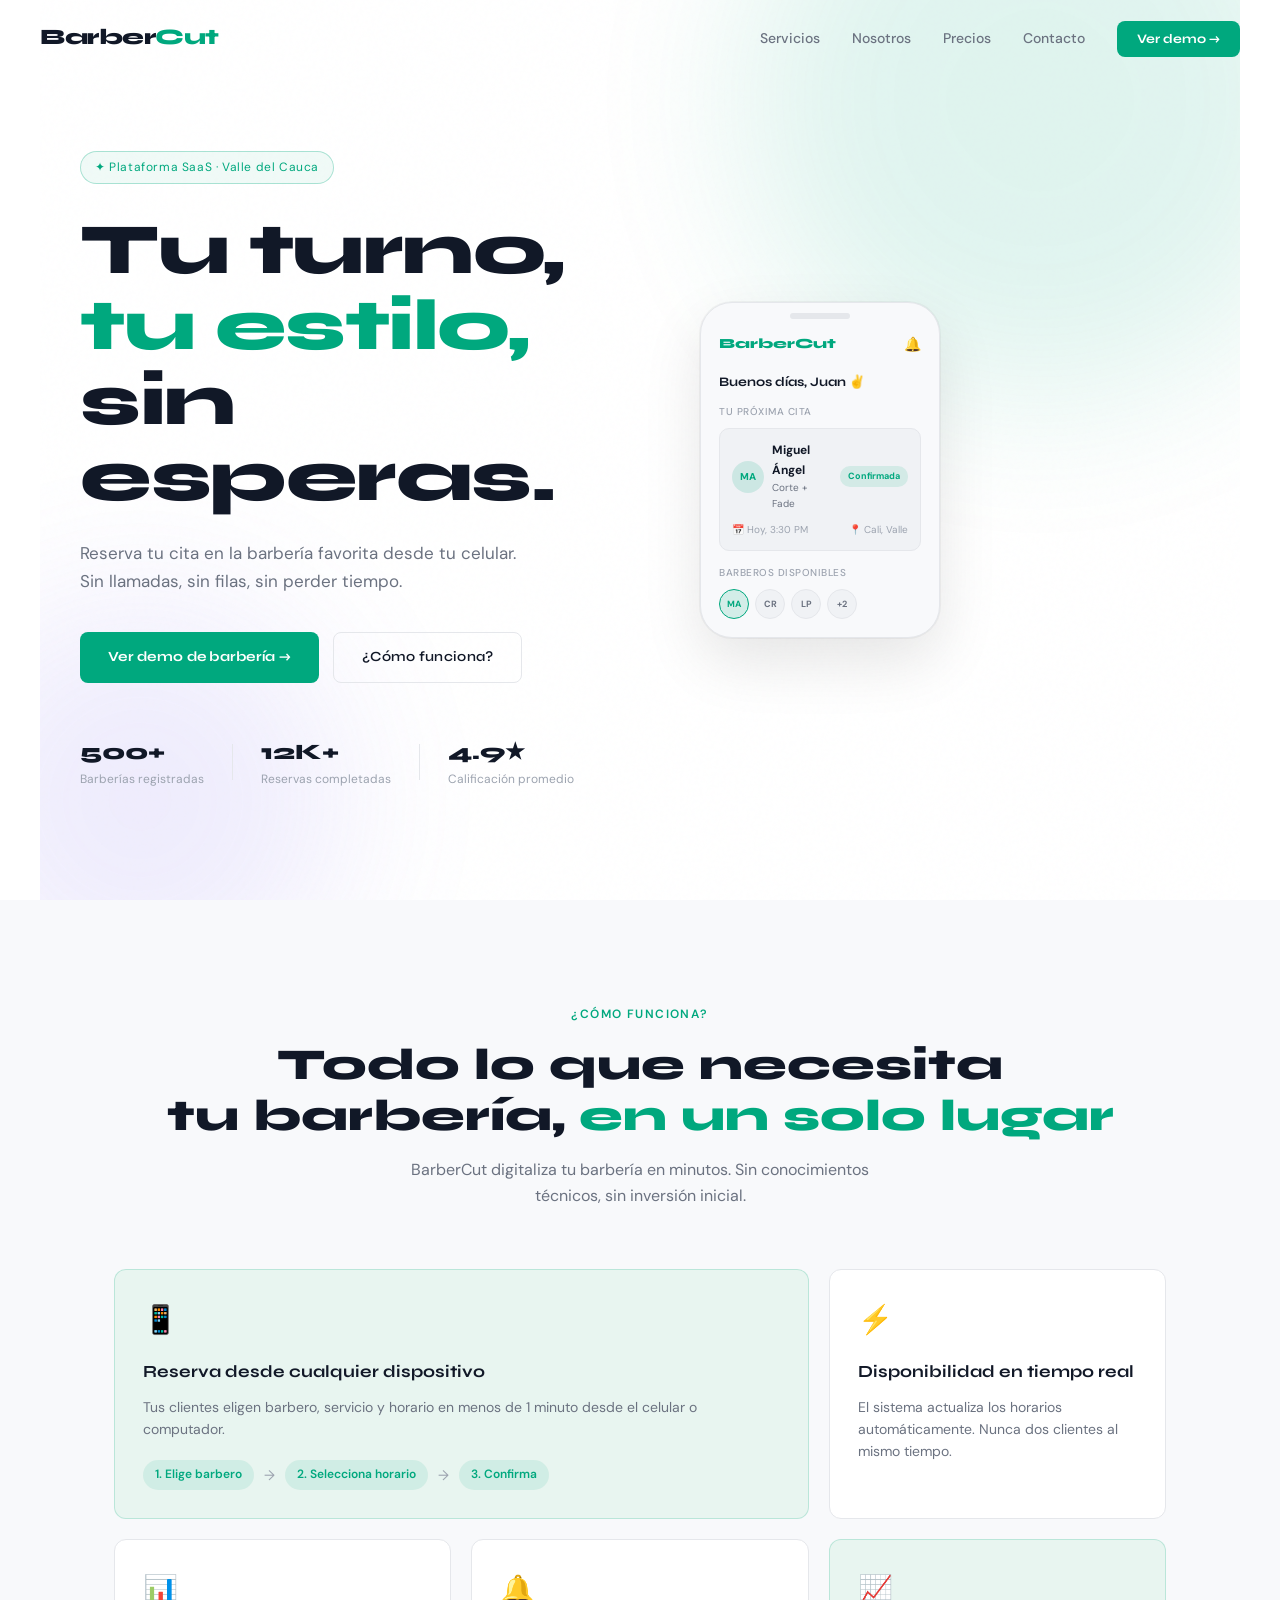
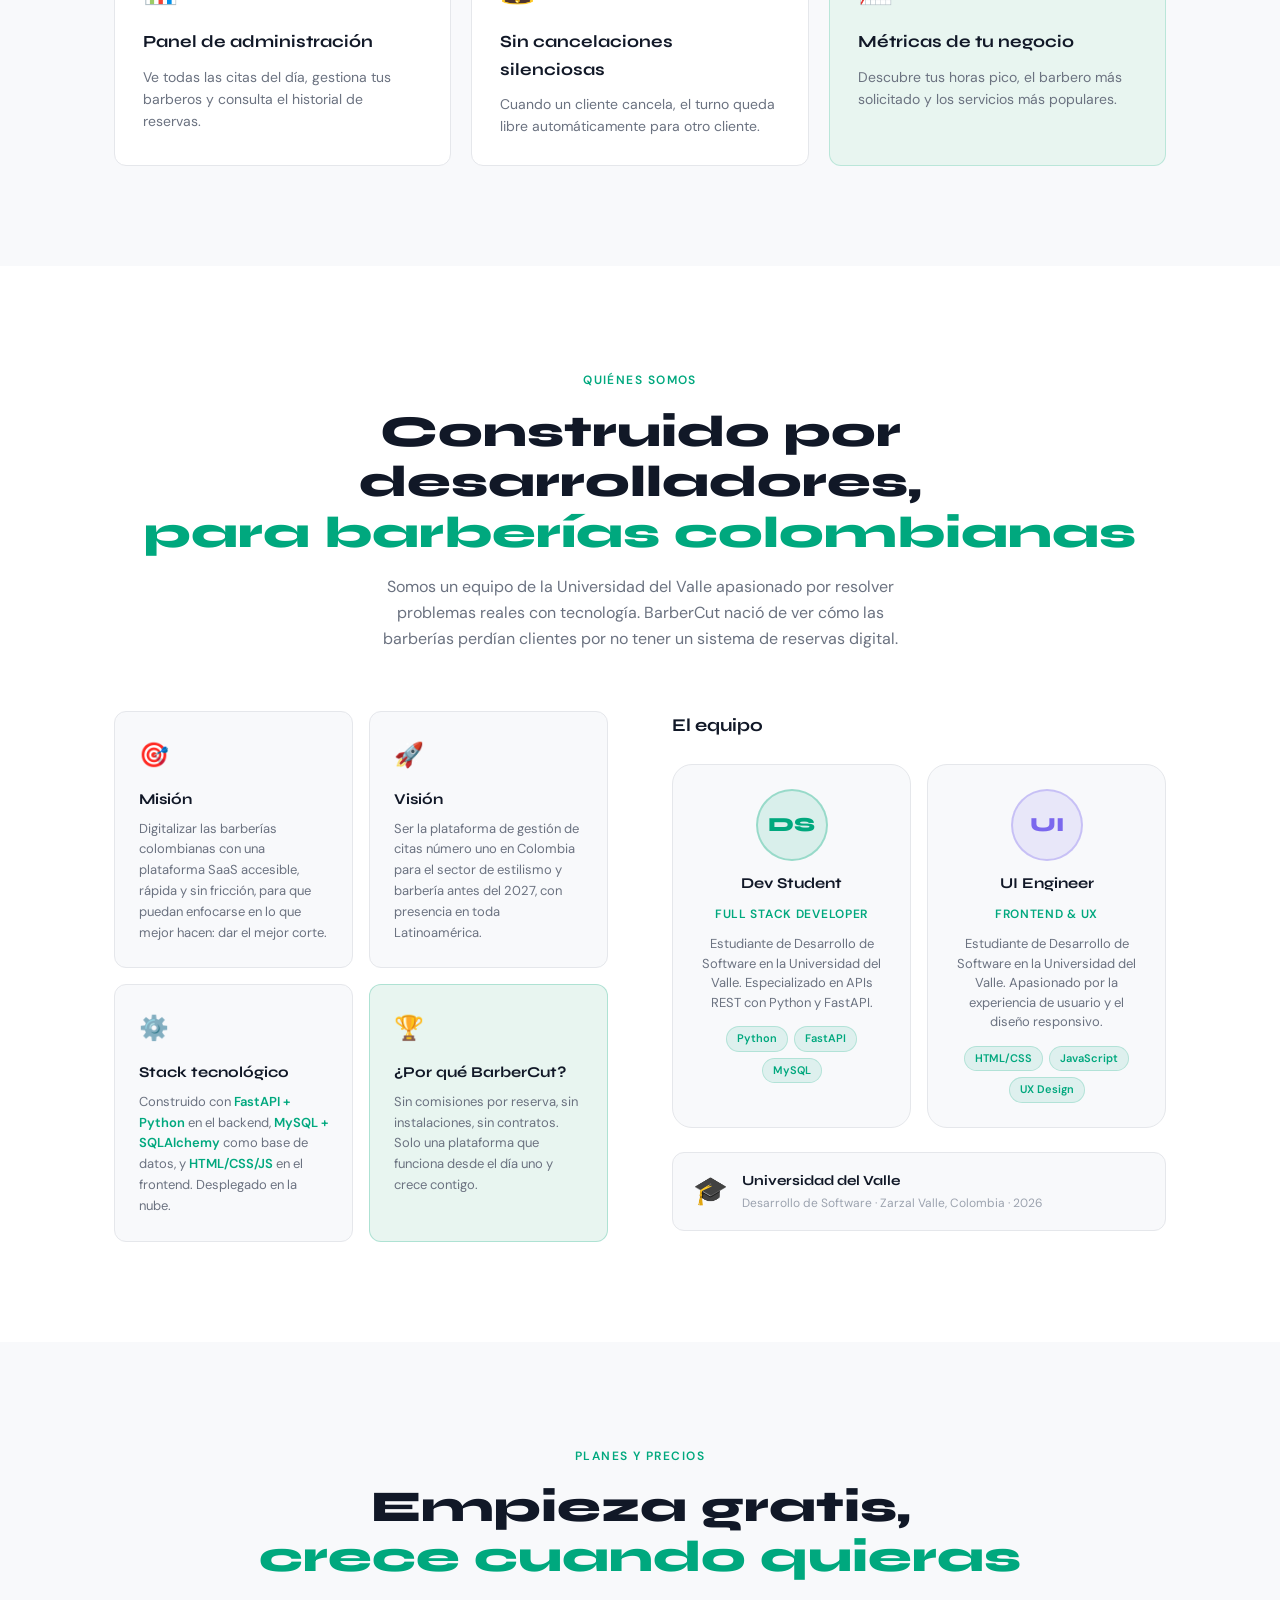
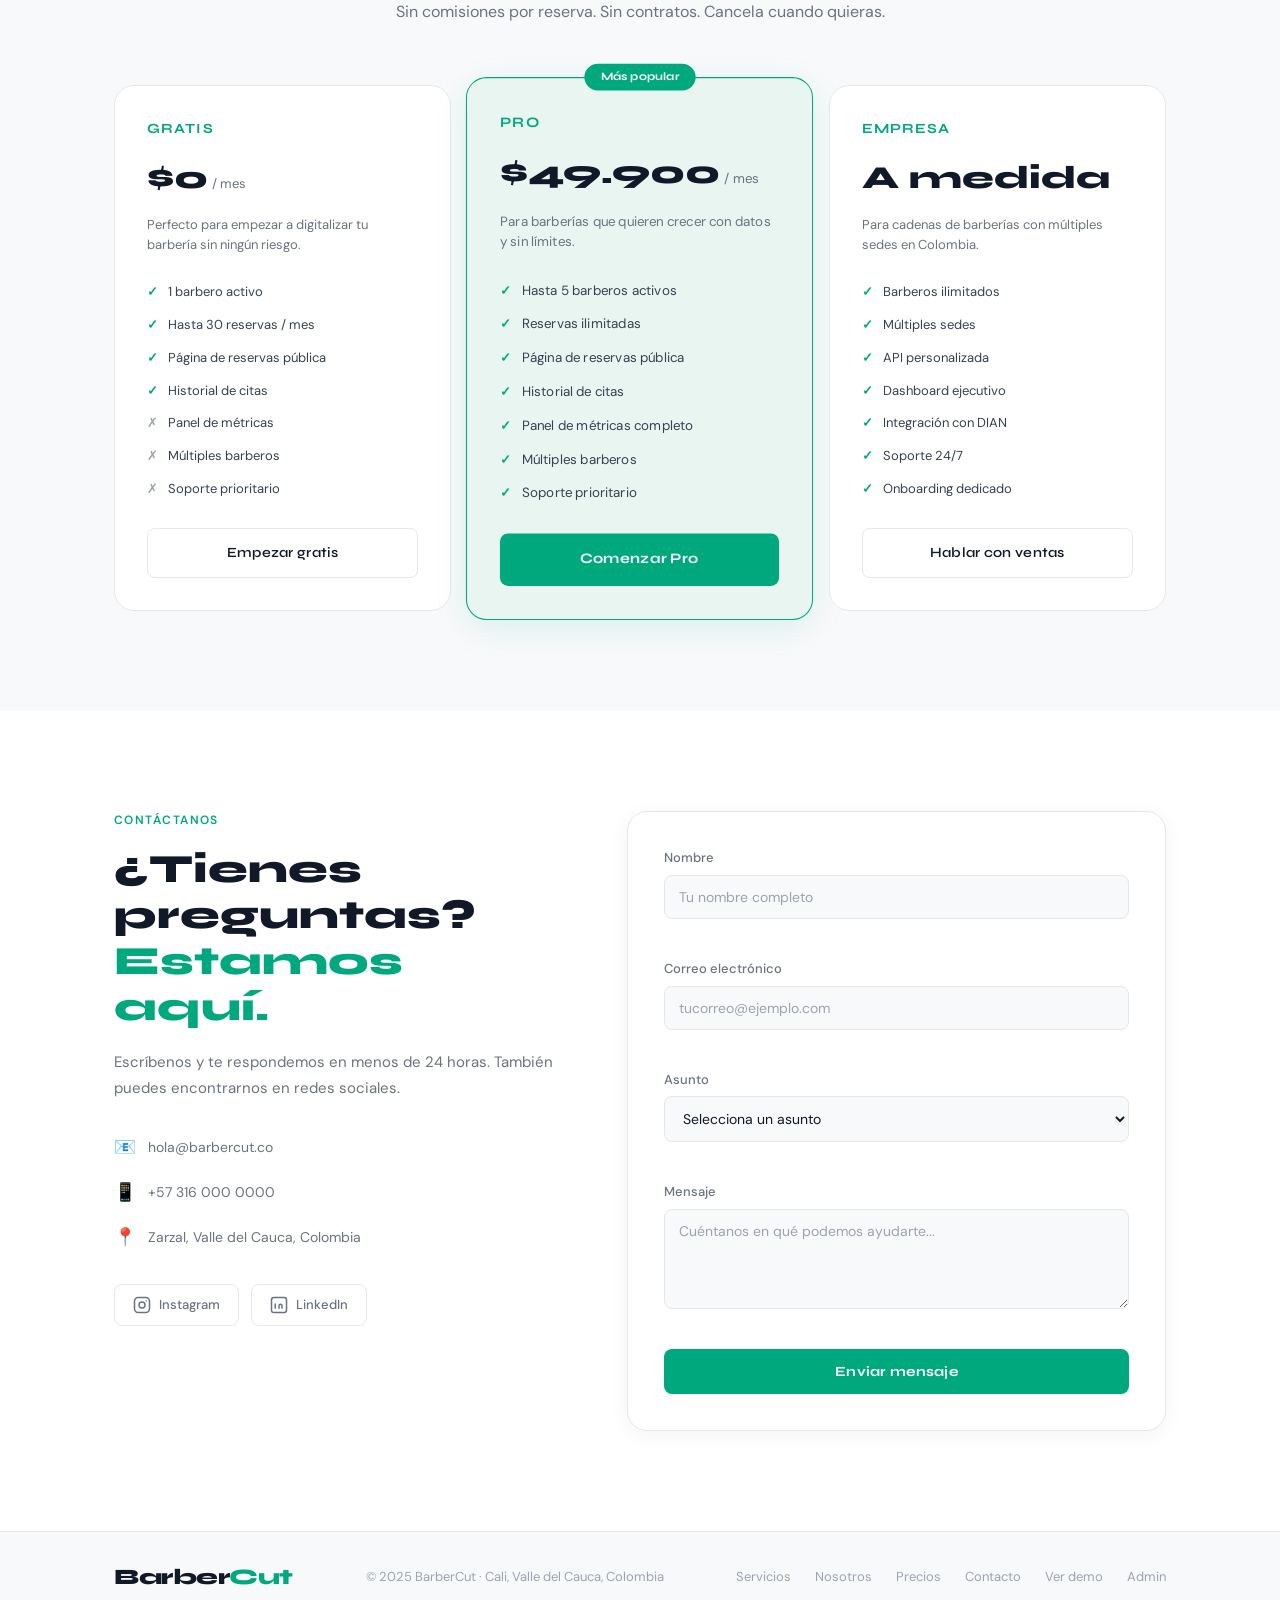
<file: frontend/index.html>
<!DOCTYPE html>
<html lang="es">
<head>
  <meta charset="UTF-8" />
  <meta name="viewport" content="width=device-width, initial-scale=1.0" />
  <meta name="description" content="BarberCut — Plataforma de reservas online para barberías colombianas. Tu turno, tu estilo, sin esperas." />
  <meta name="keywords" content="barbería, reservas online, turnos, Colombia, Valle del Cauca, peluquería" />
  <meta name="author" content="BarberCut" />
  <title>BarberCut — Tu turno, tu estilo, sin esperas</title>
  <link rel="preconnect" href="https://fonts.googleapis.com" />
  <link rel="preconnect" href="https://fonts.gstatic.com" crossorigin />
  <link href="https://fonts.googleapis.com/css2?family=Syne:wght@400;600;700;800&family=DM+Sans:ital,wght@0,300;0,400;0,500;1,300&display=swap" rel="stylesheet" />
  <link rel="stylesheet" href="css/style.css" />
</head>
<body>
 
  <!-- ═══════════════════════════════════════
       NAVBAR
  ═══════════════════════════════════════ -->
  <nav class="navbar" id="navbar">
    <a href="#inicio" class="nav-logo">Barber<span>Cut</span></a>
    <ul class="nav-links" id="navLinks">
      <li><a href="#servicios">Servicios</a></li>
      <li><a href="#nosotros">Nosotros</a></li>
      <li><a href="#precios">Precios</a></li>
      <li><a href="#contacto">Contacto</a></li>
      <li><a href="/barberia" class="btn-nav">Ver demo →</a></li>
    </ul>
    <button class="hamburger" id="hamburger" aria-label="Abrir menú">
      <span></span><span></span><span></span>
    </button>
  </nav>
 
  <!-- ═══════════════════════════════════════
       SECCIÓN 1 — HERO / INICIO
  ═══════════════════════════════════════ -->
  <section id="inicio" class="hero">
    <div class="hero-bg">
      <div class="hero-circle c1"></div>
      <div class="hero-circle c2"></div>
      <div class="hero-grain"></div>
    </div>
    <div class="hero-content">
      <span class="hero-badge">✦ Plataforma SaaS · Valle del Cauca</span>
      <h1 class="hero-title">Tu turno,<br><em>tu estilo,</em><br>sin esperas.</h1>
      <p class="hero-sub">Reserva tu cita en la barbería favorita desde tu celular. Sin llamadas, sin filas, sin perder tiempo.</p>
      <div class="hero-btns">
        <a href="/barberia" class="btn-primary">Ver demo de barbería →</a>
        <a href="#servicios" class="btn-ghost">¿Cómo funciona?</a>
      </div>
      <div class="hero-stats">
        <div class="stat">
          <span class="stat-num">500+</span>
          <span class="stat-label">Barberías registradas</span>
        </div>
        <div class="stat-divider"></div>
        <div class="stat">
          <span class="stat-num">12K+</span>
          <span class="stat-label">Reservas completadas</span>
        </div>
        <div class="stat-divider"></div>
        <div class="stat">
          <span class="stat-num">4.9★</span>
          <span class="stat-label">Calificación promedio</span>
        </div>
      </div>
    </div>
    <div class="hero-visual">
      <div class="phone-mockup">
        <div class="phone-notch"></div>
        <div class="phone-screen">
          <div class="app-header">
            <span class="app-logo">BarberCut</span>
            <span class="app-bell">🔔</span>
          </div>
          <p class="app-greeting">Buenos días, Juan ✌️</p>
          <p class="app-sub-text">Tu próxima cita</p>
          <div class="app-card">
            <div class="app-card-top">
              <div class="app-avatar">MA</div>
              <div>
                <p class="app-barber">Miguel Ángel</p>
                <p class="app-service">Corte + Fade</p>
              </div>
              <span class="app-status">Confirmada</span>
            </div>
            <div class="app-card-bottom">
              <span>📅 Hoy, 3:30 PM</span>
              <span>📍 Cali, Valle</span>
            </div>
          </div>
          <p class="app-sub-text" style="margin-top:14px;">Barberos disponibles</p>
          <div class="app-barbers">
            <div class="barber-chip active-chip">MA</div>
            <div class="barber-chip">CR</div>
            <div class="barber-chip">LP</div>
            <div class="barber-chip">+2</div>
          </div>
        </div>
      </div>
    </div>
  </section>
 
  <!-- Tarjetas flotantes — solo visibles en móvil (opción 3) -->
  <div class="hero-cards-mobile">
    <div class="hcm-card">
      <div class="hcm-icon">✂️</div>
      <div>
        <div class="hcm-title">Próxima disponible</div>
        <div class="hcm-sub">Andrés Torres · Hoy</div>
      </div>
      <span class="hcm-val">10:00 am</span>
    </div>
    <div class="hcm-card">
      <div class="hcm-icon">⭐</div>
      <div>
        <div class="hcm-title">Más pedido esta semana</div>
        <div class="hcm-sub">Corte + Fade</div>
      </div>
      <span class="hcm-val">$25.000</span>
    </div>
    <div class="hcm-card">
      <div class="hcm-icon">💬</div>
      <div>
        <div class="hcm-title">WhatsApp al cancelar</div>
        <div class="hcm-sub">Notificación instantánea</div>
      </div>
      <span class="hcm-val">✓ Activo</span>
    </div>
  </div>

  <!-- ═══════════════════════════════════════
       SECCIÓN 2 — SERVICIOS / PRODUCTO
  ═══════════════════════════════════════ -->
  <section id="servicios" class="servicios">
    <div class="container">
      <div class="section-header">
        <span class="section-tag">¿Cómo funciona?</span>
        <h2>Todo lo que necesita<br>tu barbería, <em>en un solo lugar</em></h2>
        <p class="section-sub">BarberCut digitaliza tu barbería en minutos. Sin conocimientos técnicos, sin inversión inicial.</p>
      </div>
      <div class="features-grid">
        <div class="feature-card fc-large">
          <div class="fc-icon">📱</div>
          <h3>Reserva desde cualquier dispositivo</h3>
          <p>Tus clientes eligen barbero, servicio y horario en menos de 1 minuto desde el celular o computador.</p>
          <div class="fc-steps">
            <span class="step">1. Elige barbero</span>
            <span class="step-arrow">→</span>
            <span class="step">2. Selecciona horario</span>
            <span class="step-arrow">→</span>
            <span class="step">3. Confirma</span>
          </div>
        </div>
        <div class="feature-card">
          <div class="fc-icon">⚡</div>
          <h3>Disponibilidad en tiempo real</h3>
          <p>El sistema actualiza los horarios automáticamente. Nunca dos clientes al mismo tiempo.</p>
        </div>
        <div class="feature-card">
          <div class="fc-icon">📊</div>
          <h3>Panel de administración</h3>
          <p>Ve todas las citas del día, gestiona tus barberos y consulta el historial de reservas.</p>
        </div>
        <div class="feature-card">
          <div class="fc-icon">🔔</div>
          <h3>Sin cancelaciones silenciosas</h3>
          <p>Cuando un cliente cancela, el turno queda libre automáticamente para otro cliente.</p>
        </div>
        <div class="feature-card fc-accent">
          <div class="fc-icon">📈</div>
          <h3>Métricas de tu negocio</h3>
          <p>Descubre tus horas pico, el barbero más solicitado y los servicios más populares.</p>
        </div>
      </div>
    </div>
  </section>
 

  <!-- ═══════════════════════════════════════
       SECCIÓN 3 — NOSOTROS / EQUIPO
  ═══════════════════════════════════════ -->
  <section id="nosotros" class="nosotros">
    <div class="container">
      <div class="section-header">
        <span class="section-tag">Quiénes somos</span>
        <h2>Construido por desarrolladores,<br><em>para barberías colombianas</em></h2>
        <p class="section-sub">Somos un equipo de la Universidad del Valle apasionado por resolver problemas reales con tecnología. BarberCut nació de ver cómo las barberías perdían clientes por no tener un sistema de reservas digital.</p>
      </div>

      <div class="nosotros-layout">
        <div class="mision-grid">
          <div class="mision-card">
            <div class="mision-icon">🎯</div>
            <h3>Misión</h3>
            <p>Digitalizar las barberías colombianas con una plataforma SaaS accesible, rápida y sin fricción, para que puedan enfocarse en lo que mejor hacen: dar el mejor corte.</p>
          </div>
          <div class="mision-card">
            <div class="mision-icon">🚀</div>
            <h3>Visión</h3>
            <p>Ser la plataforma de gestión de citas número uno en Colombia para el sector de estilismo y barbería antes del 2027, con presencia en toda Latinoamérica.</p>
          </div>
          <div class="mision-card">
            <div class="mision-icon">⚙️</div>
            <h3>Stack tecnológico</h3>
            <p>Construido con <strong>FastAPI + Python</strong> en el backend, <strong>MySQL + SQLAlchemy</strong> como base de datos, y <strong>HTML/CSS/JS</strong> en el frontend. Desplegado en la nube.</p>
          </div>
          <div class="mision-card mision-highlight">
            <div class="mision-icon">🏆</div>
            <h3>¿Por qué BarberCut?</h3>
            <p>Sin comisiones por reserva, sin instalaciones, sin contratos. Solo una plataforma que funciona desde el día uno y crece contigo.</p>
          </div>
        </div>

        <div class="equipo-section">
          <h3 class="equipo-titulo">El equipo</h3>
          <div class="equipo-grid">
            <div class="team-card">
              <div class="team-avatar" aria-label="Perfil desarrollador">
                <span class="team-initials">DS</span>
              </div>
              <h4 class="team-name">Dev Student</h4>
              <span class="team-role">Full Stack Developer</span>
              <p class="team-bio">Estudiante de Desarrollo de Software en la Universidad del Valle. Especializado en APIs REST con Python y FastAPI.</p>
              <div class="team-tags">
                <span class="tag">Python</span>
                <span class="tag">FastAPI</span>
                <span class="tag">MySQL</span>
              </div>
            </div>
            <div class="team-card">
              <div class="team-avatar team-avatar-2" aria-label="Perfil diseñador">
                <span class="team-initials">UI</span>
              </div>
              <h4 class="team-name">UI Engineer</h4>
              <span class="team-role">Frontend &amp; UX</span>
              <p class="team-bio">Estudiante de Desarrollo de Software en la Universidad del Valle. Apasionado por la experiencia de usuario y el diseño responsivo.</p>
              <div class="team-tags">
                <span class="tag">HTML/CSS</span>
                <span class="tag">JavaScript</span>
                <span class="tag">UX Design</span>
              </div>
            </div>
          </div>
          <div class="uni-badge">
            <span class="uni-icon">🎓</span>
            <div>
              <p class="uni-name">Universidad del Valle</p>
              <p class="uni-sub">Desarrollo de Software · Zarzal Valle, Colombia · 2026</p>
            </div>
          </div>
        </div>
      </div>
    </div>
  </section>

  <!-- ═══════════════════════════════════════
       SECCIÓN 4 — PRECIOS / PLANES
  ═══════════════════════════════════════ -->
  <section id="precios" class="precios">
    <div class="container">
      <div class="section-header">
        <span class="section-tag">Planes y precios</span>
        <h2>Empieza gratis,<br><em>crece cuando quieras</em></h2>
        <p class="section-sub">Sin comisiones por reserva. Sin contratos. Cancela cuando quieras.</p>
      </div>
      <div class="planes-wrapper-mobile"><div class="planes-grid">
        <div class="plan-card">
          <div class="plan-header">
            <span class="plan-name">Gratis</span>
            <div class="plan-price">
              <span class="plan-num">$0</span>
              <span class="plan-period">/ mes</span>
            </div>
            <p class="plan-desc">Perfecto para empezar a digitalizar tu barbería sin ningún riesgo.</p>
          </div>
          <ul class="plan-features">
            <li><span class="feat-ok">✓</span> 1 barbero activo</li>
            <li><span class="feat-ok">✓</span> Hasta 30 reservas / mes</li>
            <li><span class="feat-ok">✓</span> Página de reservas pública</li>
            <li><span class="feat-ok">✓</span> Historial de citas</li>
            <li><span class="feat-no">✗</span> Panel de métricas</li>
            <li><span class="feat-no">✗</span> Múltiples barberos</li>
            <li><span class="feat-no">✗</span> Soporte prioritario</li>
          </ul>
          <a href="#reservas" class="btn-ghost btn-full">Empezar gratis</a>
        </div>
 
        <div class="plan-card plan-popular">
          <span class="plan-badge">Más popular</span>
          <div class="plan-header">
            <span class="plan-name">Pro</span>
            <div class="plan-price">
              <span class="plan-num">$49.900</span>
              <span class="plan-period">/ mes</span>
            </div>
            <p class="plan-desc">Para barberías que quieren crecer con datos y sin límites.</p>
          </div>
          <ul class="plan-features">
            <li><span class="feat-ok">✓</span> Hasta 5 barberos activos</li>
            <li><span class="feat-ok">✓</span> Reservas ilimitadas</li>
            <li><span class="feat-ok">✓</span> Página de reservas pública</li>
            <li><span class="feat-ok">✓</span> Historial de citas</li>
            <li><span class="feat-ok">✓</span> Panel de métricas completo</li>
            <li><span class="feat-ok">✓</span> Múltiples barberos</li>
            <li><span class="feat-ok">✓</span> Soporte prioritario</li>
          </ul>
          <a href="#contacto" class="btn-primary btn-full">Comenzar Pro</a>
        </div>
 
        <div class="plan-card">
          <div class="plan-header">
            <span class="plan-name">Empresa</span>
            <div class="plan-price">
              <span class="plan-num">A medida</span>
            </div>
            <p class="plan-desc">Para cadenas de barberías con múltiples sedes en Colombia.</p>
          </div>
          <ul class="plan-features">
            <li><span class="feat-ok">✓</span> Barberos ilimitados</li>
            <li><span class="feat-ok">✓</span> Múltiples sedes</li>
            <li><span class="feat-ok">✓</span> API personalizada</li>
            <li><span class="feat-ok">✓</span> Dashboard ejecutivo</li>
            <li><span class="feat-ok">✓</span> Integración con DIAN</li>
            <li><span class="feat-ok">✓</span> Soporte 24/7</li>
            <li><span class="feat-ok">✓</span> Onboarding dedicado</li>
          </ul>
          <a href="#contacto" class="btn-ghost btn-full">Hablar con ventas</a>
        </div>
      </div>
    </div>
  </section>
 
  <!-- ═══════════════════════════════════════
       SECCIÓN 4 — CONTACTO
  ═══════════════════════════════════════ -->
  <section id="contacto" class="contacto">
    <div class="container contacto-layout">
      <div class="contacto-info">
        <span class="section-tag">Contáctanos</span>
        <h2>¿Tienes preguntas?<br><em>Estamos aquí.</em></h2>
        <p>Escríbenos y te respondemos en menos de 24 horas. También puedes encontrarnos en redes sociales.</p>
        <div class="contact-items">
          <div class="contact-item">
            <span class="c-icon">📧</span>
            <span>hola@barbercut.co</span>
          </div>
          <div class="contact-item">
            <span class="c-icon">📱</span>
            <span>+57 316 000 0000</span>
          </div>
          <div class="contact-item">
            <span class="c-icon">📍</span>
            <span>Zarzal, Valle del Cauca, Colombia</span>
          </div>
        </div>
        <div class="social-links">
          <a href="https://instagram.com/barbercut.co" target="_blank" class="social-btn" aria-label="Instagram">
            <svg width="18" height="18" viewBox="0 0 24 24" fill="none" stroke="currentColor" stroke-width="2"><rect x="2" y="2" width="20" height="20" rx="5"/><circle cx="12" cy="12" r="4"/><circle cx="17.5" cy="6.5" r="1" fill="currentColor" stroke="none"/></svg>
            Instagram
          </a>
          <a href="https://linkedin.com/company/barbercut" target="_blank" class="social-btn" aria-label="LinkedIn">
            <svg width="18" height="18" viewBox="0 0 24 24" fill="none" stroke="currentColor" stroke-width="2"><rect x="2" y="2" width="20" height="20" rx="3"/><path d="M7 10v7M7 7v.01M12 17v-4a2 2 0 014 0v4M12 13v4"/></svg>
            LinkedIn
          </a>
        </div>
      </div>
 
      <form class="contacto-form" id="contactoForm" novalidate>
        <div class="form-group">
          <label for="c-nombre">Nombre</label>
          <input type="text" id="c-nombre" name="c-nombre" placeholder="Tu nombre completo" />
          <span class="form-error" id="err-c-nombre"></span>
        </div>
        <div class="form-group">
          <label for="c-email">Correo electrónico</label>
          <input type="email" id="c-email" name="c-email" placeholder="tucorreo@ejemplo.com" />
          <span class="form-error" id="err-c-email"></span>
        </div>
        <div class="form-group">
          <label for="c-asunto">Asunto</label>
          <select id="c-asunto" name="c-asunto">
            <option value="">Selecciona un asunto</option>
            <option value="demo">Quiero una demo</option>
            <option value="soporte">Soporte técnico</option>
            <option value="precios">Información de precios</option>
            <option value="otro">Otro</option>
          </select>
          <span class="form-error" id="err-c-asunto"></span>
        </div>
        <div class="form-group">
          <label for="c-mensaje">Mensaje</label>
          <textarea id="c-mensaje" name="c-mensaje" rows="4" placeholder="Cuéntanos en qué podemos ayudarte..."></textarea>
          <span class="form-error" id="err-c-mensaje"></span>
        </div>
        <button type="submit" class="btn-primary btn-full">Enviar mensaje</button>
        <div class="form-success contact-success" id="contactSuccess">
          <span>✓</span> ¡Mensaje enviado! Te respondemos pronto.
        </div>
      </form>
    </div>
  </section>
 
  <!-- ═══════════════════════════════════════
       FOOTER
  ═══════════════════════════════════════ -->
  <footer class="footer">
    <div class="container footer-inner">
      <a href="#inicio" class="nav-logo">Barber<span>Cut</span></a>
      <p class="footer-copy">© 2025 BarberCut · Cali, Valle del Cauca, Colombia</p>
      <div class="footer-links">
        <a href="#servicios">Servicios</a>
        <a href="#nosotros">Nosotros</a>
        <a href="#precios">Precios</a>
        <a href="#contacto">Contacto</a>
        <a href="/barberia">Ver demo</a>
        <a href="/admin/login">Admin</a>
      </div>
    </div>
  </footer>
 
  <script src="js/main.js"></script>
</body>
</html>
</file>
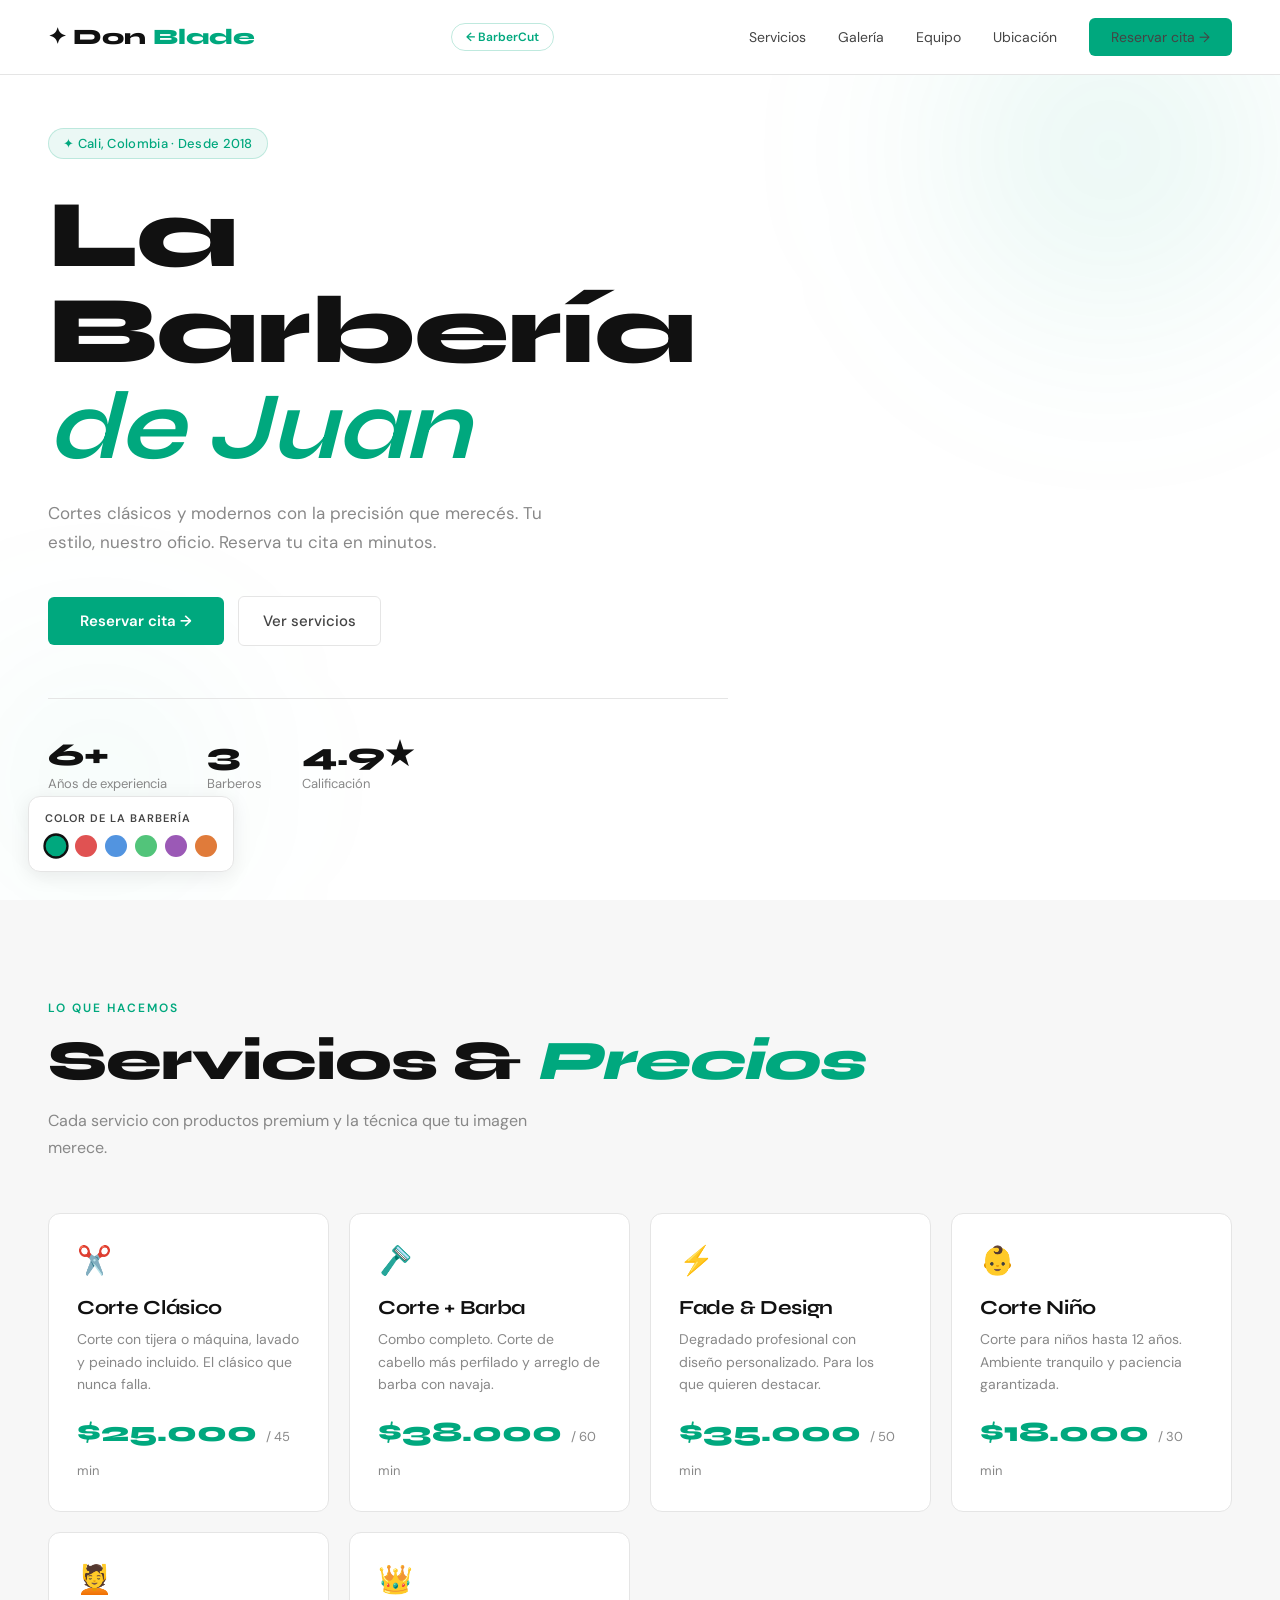
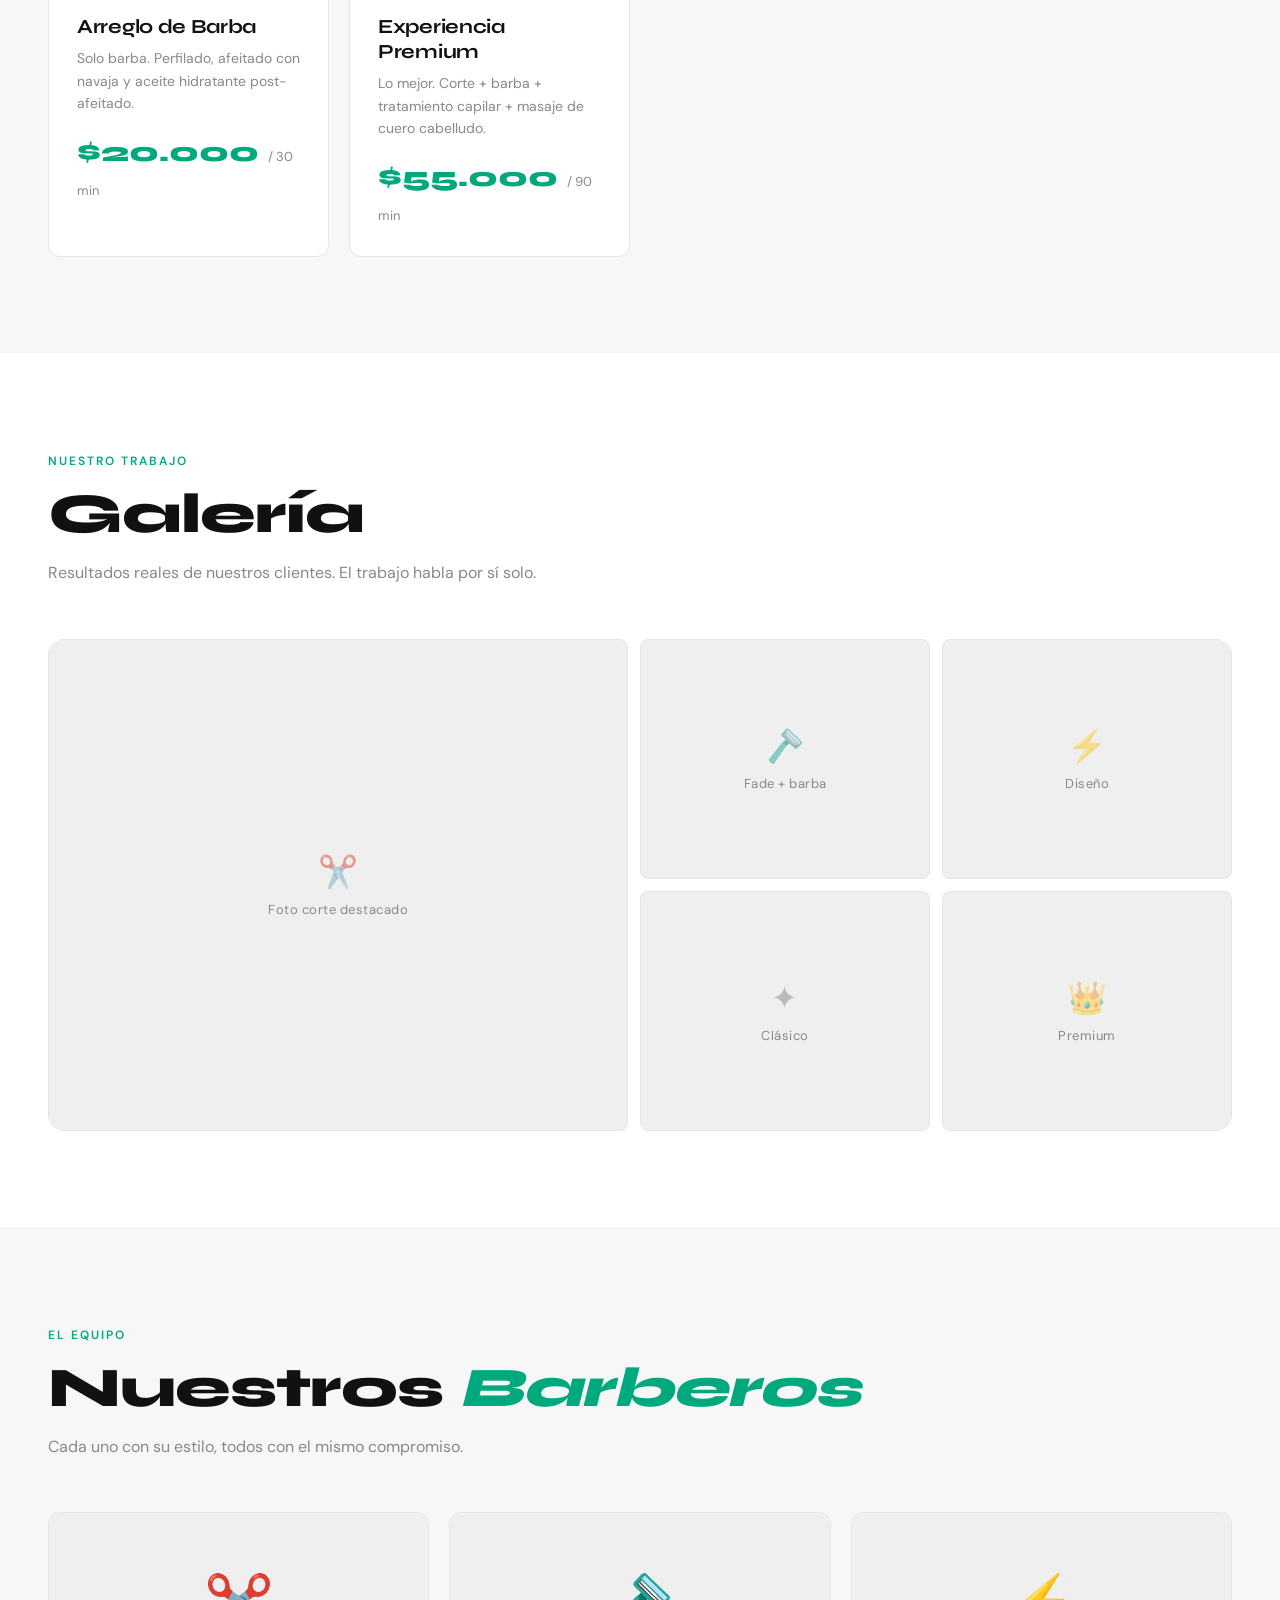
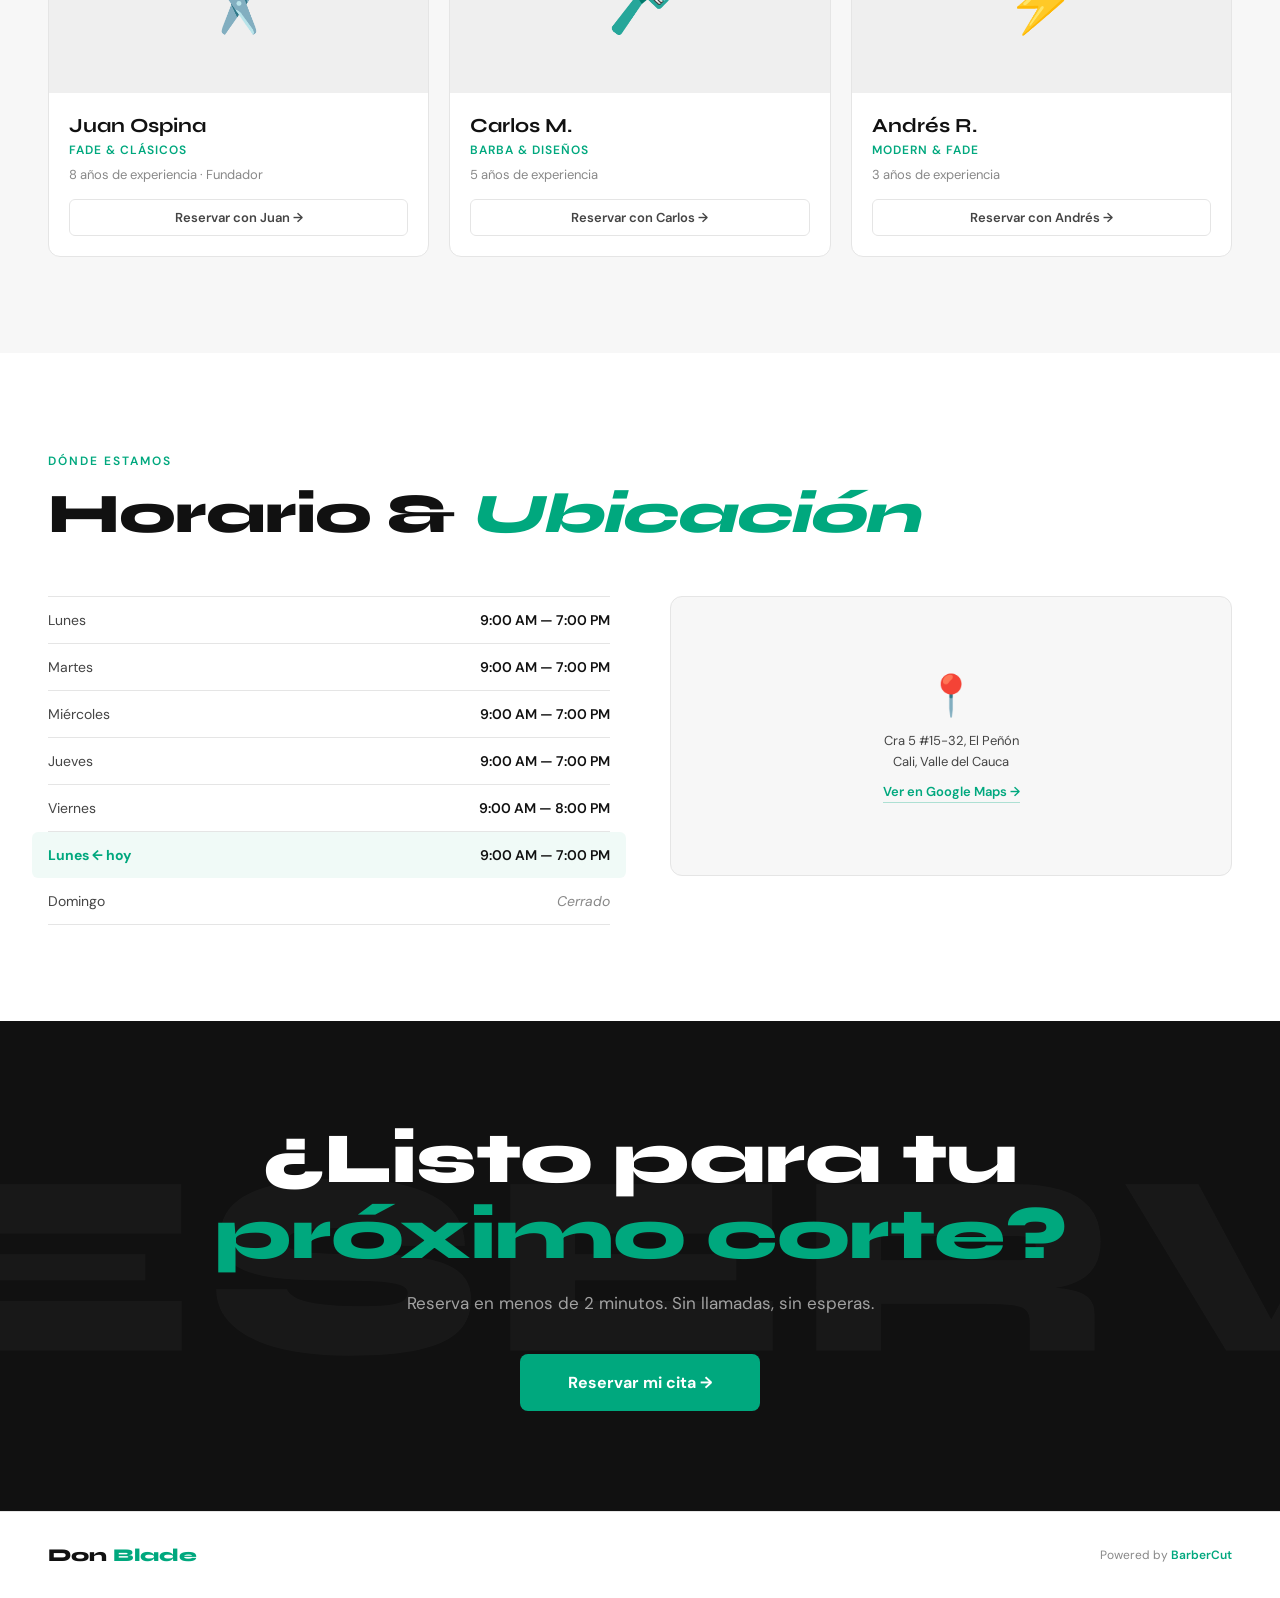
<file: frontend/barberia.html>
<!DOCTYPE html>
<html lang="es">
<head>
<meta charset="UTF-8">
<meta name="viewport" content="width=device-width, initial-scale=1.0">
<title>Don Blade Barbería — Demo BarberCut</title>
<link href="https://fonts.googleapis.com/css2?family=Syne:wght@400;600;700;800&family=DM+Sans:ital,wght@0,300;0,400;0,500;1,300&display=swap" rel="stylesheet">
<style>
/* ── VARIABLES — mismo sistema que el index.html ── */
:root {
  --accent:     #00a87e;
  --accent-rgb: 0,168,126;
  --accent-dim: #007a5c;
  --bg:         #ffffff;
  --surface:    #f7f7f7;
  --surface2:   #efefef;
  --border:     #e5e5e5;
  --text:       #111111;
  --muted:      #888888;
  --sub:        #444444;
}

*, *::before, *::after { box-sizing: border-box; margin: 0; padding: 0; }
html { scroll-behavior: smooth; }

body {
  font-family: 'DM Sans', sans-serif;
  background: var(--bg);
  color: var(--text);
  overflow-x: hidden;
}

/* ── NAV — blanca igual que el index ── */
nav {
  position: fixed;
  top: 0; left: 0; right: 0;
  z-index: 100;
  padding: 18px 48px;
  display: flex;
  align-items: center;
  justify-content: space-between;
  background: #ffffff;
  border-bottom: 1px solid var(--border);
}
.nav-brand {
  font-family: 'Syne', sans-serif;
  font-size: 22px;
  font-weight: 800;
  letter-spacing: 0px;
  color: var(--text);
  text-decoration: none;
}
.nav-brand span { color: var(--accent); }
.nav-links { display: flex; gap: 32px; align-items: center; }
.nav-links a {
  font-size: 14px;
  color: var(--sub);
  text-decoration: none;
  font-weight: 400;
  transition: color .2s;
}
.nav-links a:hover { color: var(--text); }
.btn-reservar-nav {
  background: var(--accent);
  color: #fff;
  padding: 10px 22px;
  border-radius: 6px;
  font-size: 14px;
  font-weight: 600;
  text-decoration: none;
  transition: all .2s;
}
.btn-reservar-nav:hover { background: var(--accent-dim); transform: translateY(-1px); }

/* ── HERO — fondo blanco con círculos igual que index ── */
.hero {
  min-height: 100vh;
  display: flex;
  align-items: center;
  padding: 100px 48px 80px;
  position: relative;
  overflow: hidden;
  background: #ffffff;
}

/* Círculos decorativos — mismo sistema hero-circle c1/c2 */
.hero-circle {
  position: absolute;
  border-radius: 50%;
  filter: blur(90px);
  pointer-events: none;
}
.hero-circle.c1 {
  width: 500px;
  height: 500px;
  background: radial-gradient(circle, rgba(0,168,126,.12) 0%, transparent 70%);
  top: -100px;
  right: -80px;
}
.hero-circle.c2 {
  width: 360px;
  height: 360px;
  background: radial-gradient(circle, rgba(0,168,126,.07) 0%, transparent 70%);
  bottom: -60px;
  left: -80px;
}

.hero-content {
  position: relative;
  z-index: 2;
  max-width: 680px;
}

.hero-badge {
  display: inline-flex;
  align-items: center;
  gap: 8px;
  font-size: 13px;
  font-weight: 500;
  color: var(--accent);
  background: rgba(var(--accent-rgb),.08);
  border: 1px solid rgba(var(--accent-rgb),.2);
  padding: 6px 14px;
  border-radius: 20px;
  margin-bottom: 28px;
  letter-spacing: .3px;
}

.hero-title {
  font-family: 'Syne', sans-serif;
  font-size: clamp(52px, 8vw, 96px);
  font-weight: 800;
  line-height: 1;
  letter-spacing: -1px;
  color: var(--text);
  margin-bottom: 8px;
}
.hero-title em {
  font-style: italic;
  font-weight: 700;
  color: var(--accent);
  display: block;
}

.hero-desc {
  font-size: 17px;
  color: var(--muted);
  line-height: 1.7;
  max-width: 500px;
  margin: 24px 0 40px;
  font-weight: 400;
}

.hero-actions { display: flex; gap: 14px; align-items: center; flex-wrap: wrap; }

.btn-primary {
  background: var(--accent);
  color: #fff;
  padding: 14px 32px;
  border-radius: 6px;
  font-size: 15px;
  font-weight: 600;
  text-decoration: none;
  transition: all .25s;
  display: inline-flex;
  align-items: center;
  gap: 8px;
}
.btn-primary:hover { background: var(--accent-dim); transform: translateY(-2px); box-shadow: 0 8px 24px rgba(0,168,126,.2); }

.btn-secondary {
  color: var(--sub);
  padding: 14px 24px;
  font-size: 15px;
  font-weight: 500;
  text-decoration: none;
  border: 1px solid var(--border);
  border-radius: 6px;
  transition: all .2s;
  background: #fff;
}
.btn-secondary:hover { border-color: var(--accent); color: var(--accent); }

/* Stats en hero */
.hero-stats {
  display: flex;
  gap: 40px;
  margin-top: 52px;
  padding-top: 40px;
  border-top: 1px solid var(--border);
}
.hero-stat-num {
  font-family: 'Syne', sans-serif;
  font-size: 32px;
  font-weight: 800;
  color: var(--text);
  line-height: 1;
  display: block;
}
.hero-stat-label {
  font-size: 13px;
  color: var(--muted);
  margin-top: 4px;
  display: block;
}

/* ── SECCIONES ── */
section { padding: 96px 48px; }

.section-tag {
  display: inline-block;
  font-size: 12px;
  font-weight: 600;
  letter-spacing: 2px;
  text-transform: uppercase;
  color: var(--accent);
  margin-bottom: 16px;
}

.section-title {
  font-family: 'Syne', sans-serif;
  font-size: clamp(32px, 4.5vw, 56px);
  font-weight: 800;
  letter-spacing: -1px;
  line-height: 1.05;
  margin-bottom: 16px;
  color: var(--text);
}
.section-title em {
  font-style: italic;
  color: var(--accent);
}
.section-sub { font-size: 16px; color: var(--muted); max-width: 500px; line-height: 1.7; }

/* ── SERVICIOS ── */
.servicios { background: var(--surface); }
.servicios-grid {
  display: grid;
  grid-template-columns: repeat(auto-fit, minmax(280px, 1fr));
  gap: 20px;
  margin-top: 52px;
}
.servicio-card {
  background: #fff;
  border: 1px solid var(--border);
  border-radius: 12px;
  padding: 28px;
  transition: box-shadow .2s, transform .2s, border-color .2s;
  cursor: default;
}
.servicio-card:hover {
  box-shadow: 0 8px 32px rgba(0,0,0,.08);
  transform: translateY(-3px);
  border-color: rgba(var(--accent-rgb),.3);
}
.servicio-icon { font-size: 28px; margin-bottom: 16px; }
.servicio-nombre {
  font-family: 'Syne', sans-serif;
  font-size: 20px;
  font-weight: 700;
  letter-spacing: -.3px;
  margin-bottom: 8px;
  color: var(--text);
}
.servicio-desc { font-size: 14px; color: var(--muted); line-height: 1.6; margin-bottom: 20px; }
.servicio-precio {
  font-family: 'Syne', sans-serif;
  font-size: 28px;
  font-weight: 800;
  color: var(--accent);
}
.servicio-precio span { font-family: 'DM Sans', sans-serif; font-size: 13px; color: var(--muted); font-weight: 400; }

/* ── GALERÍA ── */
.galeria-grid {
  display: grid;
  grid-template-columns: 2fr 1fr 1fr;
  grid-template-rows: 240px 240px;
  gap: 12px;
  margin-top: 52px;
  border-radius: 16px;
  overflow: hidden;
}
.galeria-item {
  background: var(--surface2);
  border: 1px solid var(--border);
  position: relative;
  overflow: hidden;
  cursor: pointer;
  border-radius: 8px;
}
.galeria-item:first-child { grid-row: 1 / 3; }
.galeria-item .placeholder {
  position: absolute;
  inset: 0;
  display: flex;
  flex-direction: column;
  align-items: center;
  justify-content: center;
  gap: 8px;
  color: var(--muted);
  font-size: 13px;
  letter-spacing: .5px;
  transition: opacity .3s;
}
.galeria-item .placeholder-icon { font-size: 32px; opacity: .5; }
.galeria-item:hover { border-color: rgba(var(--accent-rgb),.3); }
.galeria-item:hover .placeholder { opacity: .7; }

/* ── BARBEROS ── */
.barberos-section { background: var(--surface); }
.barberos-grid {
  display: grid;
  grid-template-columns: repeat(auto-fit, minmax(220px, 1fr));
  gap: 20px;
  margin-top: 52px;
}
.barbero-card {
  background: #fff;
  border: 1px solid var(--border);
  border-radius: 12px;
  overflow: hidden;
  transition: box-shadow .2s, transform .2s, border-color .2s;
}
.barbero-card:hover {
  box-shadow: 0 8px 32px rgba(0,0,0,.08);
  transform: translateY(-4px);
  border-color: rgba(var(--accent-rgb),.3);
}
.barbero-foto {
  height: 180px;
  background: var(--surface2);
  display: flex;
  align-items: center;
  justify-content: center;
  font-size: 56px;
}
.barbero-info { padding: 20px; }
.barbero-nombre {
  font-family: 'Syne', sans-serif;
  font-size: 20px;
  font-weight: 700;
  margin-bottom: 4px;
  color: var(--text);
}
.barbero-especialidad {
  font-size: 12px;
  font-weight: 600;
  color: var(--accent);
  letter-spacing: 1px;
  text-transform: uppercase;
  margin-bottom: 8px;
}
.barbero-exp { font-size: 13px; color: var(--muted); margin-bottom: 16px; }
.barbero-btn {
  display: block;
  text-align: center;
  background: transparent;
  border: 1px solid var(--border);
  color: var(--sub);
  padding: 9px;
  border-radius: 6px;
  font-size: 13px;
  font-weight: 600;
  text-decoration: none;
  transition: all .2s;
}
.barbero-btn:hover { background: var(--accent); border-color: var(--accent); color: #fff; }

/* ── HORARIO ── */
.horario-wrap {
  display: grid;
  grid-template-columns: 1fr 1fr;
  gap: 60px;
  margin-top: 52px;
  align-items: start;
}
.horario-row {
  display: flex;
  justify-content: space-between;
  align-items: center;
  padding: 14px 0;
  border-bottom: 1px solid var(--border);
  font-size: 14px;
}
.horario-row:first-child { border-top: 1px solid var(--border); }
.horario-dia { color: var(--sub); }
.horario-hora { color: var(--text); font-weight: 600; }
.horario-cerrado { color: var(--muted); font-style: italic; }
.hoy {
  background: rgba(var(--accent-rgb),.06);
  padding: 14px 16px;
  margin: 0 -16px;
  border-radius: 6px;
  border-bottom: none !important;
}
.hoy .horario-dia { color: var(--accent); font-weight: 700; }

.mapa-placeholder {
  background: var(--surface);
  border: 1px solid var(--border);
  border-radius: 12px;
  height: 280px;
  display: flex;
  flex-direction: column;
  align-items: center;
  justify-content: center;
  gap: 10px;
  color: var(--muted);
  font-size: 13px;
}
.mapa-placeholder .map-icon { font-size: 40px; }
.mapa-address { text-align: center; line-height: 1.6; color: var(--sub); }
.mapa-link {
  color: var(--accent);
  text-decoration: none;
  font-size: 13px;
  font-weight: 600;
  border-bottom: 1px solid rgba(var(--accent-rgb),.3);
  padding-bottom: 2px;
  transition: border-color .2s;
}
.mapa-link:hover { border-color: var(--accent); }

/* ── CTA ── */
.cta-section {
  background: var(--text);
  text-align: center;
  padding: 100px 48px;
  position: relative;
  overflow: hidden;
}
.cta-section::before {
  content: 'RESERVA';
  position: absolute;
  font-family: 'Syne', sans-serif;
  font-size: 260px;
  font-weight: 800;
  color: rgba(255,255,255,.03);
  letter-spacing: 10px;
  top: 50%;
  left: 50%;
  transform: translate(-50%, -50%);
  white-space: nowrap;
  pointer-events: none;
}
.cta-title {
  font-family: 'Syne', sans-serif;
  font-size: clamp(36px, 6vw, 72px);
  font-weight: 800;
  letter-spacing: -1px;
  line-height: 1.05;
  margin-bottom: 20px;
  color: #fff;
  position: relative;
}
.cta-title span { color: var(--accent); }
.cta-sub { font-size: 17px; color: rgba(255,255,255,.6); margin-bottom: 40px; position: relative; }
.btn-cta {
  background: var(--accent);
  color: #fff;
  padding: 18px 48px;
  border-radius: 8px;
  font-size: 16px;
  font-weight: 700;
  text-decoration: none;
  display: inline-flex;
  align-items: center;
  gap: 10px;
  transition: all .25s;
  position: relative;
}
.btn-cta:hover { background: #00c48f; transform: translateY(-3px); box-shadow: 0 16px 40px rgba(0,168,126,.35); }

/* ── FOOTER ── */
footer {
  background: #fff;
  border-top: 1px solid var(--border);
  padding: 32px 48px;
  display: flex;
  justify-content: space-between;
  align-items: center;
  flex-wrap: wrap;
  gap: 16px;
}
.footer-brand {
  font-family: 'Syne', sans-serif;
  font-size: 18px;
  font-weight: 800;
  color: var(--text);
}
.footer-brand span { color: var(--accent); }
.footer-powered { font-size: 12px; color: var(--muted); }
.footer-powered a { color: var(--accent); text-decoration: none; font-weight: 600; }

/* ── COLOR SWITCHER ── */
.color-switcher {
  position: fixed;
  bottom: 28px;
  left: 28px;
  z-index: 200;
  background: #fff;
  border: 1px solid var(--border);
  border-radius: 12px;
  padding: 14px 16px;
  font-size: 11px;
  color: var(--muted);
  letter-spacing: 1px;
  text-transform: uppercase;
  box-shadow: 0 4px 20px rgba(0,0,0,.08);
}
.color-switcher p { margin-bottom: 10px; color: var(--sub); font-weight: 600; }
.color-dots { display: flex; gap: 8px; }
.color-dot {
  width: 22px; height: 22px;
  border-radius: 50%;
  cursor: pointer;
  border: 2px solid transparent;
  transition: all .2s;
}
.color-dot:hover { transform: scale(1.2); }
.color-dot.active { border-color: #111; transform: scale(1.15); }

/* ── ANIMATIONS ── */
@keyframes fadeUp {
  from { opacity: 0; transform: translateY(24px); }
  to   { opacity: 1; transform: translateY(0); }
}
.hero-badge   { animation: fadeUp .6s ease .1s both; }
.hero-title   { animation: fadeUp .6s ease .2s both; }
.hero-desc    { animation: fadeUp .6s ease .35s both; }
.hero-actions { animation: fadeUp .6s ease .45s both; }
.hero-stats   { animation: fadeUp .6s ease .55s both; }

/* ── RESPONSIVE ── */
@media (max-width: 768px) {
  nav { padding: 14px 20px; }
  .nav-links { display: none; }
  .hero { padding: 90px 20px 60px; flex-direction: column; align-items: flex-start; }
  .hero-stats { gap: 24px; flex-wrap: wrap; }
  section { padding: 64px 20px; }
  .galeria-grid { grid-template-columns: 1fr 1fr; grid-template-rows: 160px 160px 160px; }
  .galeria-item:first-child { grid-row: auto; }
  .horario-wrap { grid-template-columns: 1fr; gap: 32px; }
  footer { padding: 24px 20px; }
  .color-switcher { bottom: 16px; left: 16px; }
}
</style>
</head>
<body>

<!-- NAV -->
<nav id="nav">
  <a class="nav-brand" href="/">✦ Don <span>Blade</span></a>
  <a href="/" style="font-size:12px;color:#00a87e;border:1px solid rgba(0,168,126,0.25);padding:5px 14px;border-radius:20px;text-decoration:none;font-family:'DM Sans',sans-serif;font-weight:600;">← BarberCut</a>
  <div class="nav-links">
    <a href="#servicios">Servicios</a>
    <a href="#galeria">Galería</a>
    <a href="#barberos">Equipo</a>
    <a href="#ubicacion">Ubicación</a>
    <a class="btn-reservar-nav" href="#reservar">Reservar cita →</a>
  </div>
</nav>

<!-- HERO -->
<section class="hero" id="inicio">
  <div class="hero-circle c1"></div>
  <div class="hero-circle c2"></div>

  <div class="hero-content">
    <span class="hero-badge">✦ Cali, Colombia · Desde 2018</span>
    <h1 class="hero-title">
      La Barbería
      <em>de Juan</em>
    </h1>
    <p class="hero-desc">
      Cortes clásicos y modernos con la precisión que merecés.
      Tu estilo, nuestro oficio. Reserva tu cita en minutos.
    </p>
    <div class="hero-actions">
      <a href="#reservar" class="btn-primary">Reservar cita →</a>
      <a href="#servicios" class="btn-secondary">Ver servicios</a>
    </div>
    <div class="hero-stats">
      <div class="hero-stat">
        <span class="hero-stat-num">6+</span>
        <span class="hero-stat-label">Años de experiencia</span>
      </div>
      <div class="hero-stat">
        <span class="hero-stat-num">3</span>
        <span class="hero-stat-label">Barberos</span>
      </div>
      <div class="hero-stat">
        <span class="hero-stat-num">4.9★</span>
        <span class="hero-stat-label">Calificación</span>
      </div>
    </div>
  </div>
</section>

<!-- SERVICIOS -->
<section class="servicios" id="servicios">
  <span class="section-tag">Lo que hacemos</span>
  <h2 class="section-title">Servicios &amp; <em>Precios</em></h2>
  <p class="section-sub">Cada servicio con productos premium y la técnica que tu imagen merece.</p>
  <div class="servicios-grid">
    <div class="servicio-card">
      <div class="servicio-icon">✂️</div>
      <div class="servicio-nombre">Corte Clásico</div>
      <div class="servicio-desc">Corte con tijera o máquina, lavado y peinado incluido. El clásico que nunca falla.</div>
      <div class="servicio-precio">$25.000 <span>/ 45 min</span></div>
    </div>
    <div class="servicio-card">
      <div class="servicio-icon">🪒</div>
      <div class="servicio-nombre">Corte + Barba</div>
      <div class="servicio-desc">Combo completo. Corte de cabello más perfilado y arreglo de barba con navaja.</div>
      <div class="servicio-precio">$38.000 <span>/ 60 min</span></div>
    </div>
    <div class="servicio-card">
      <div class="servicio-icon">⚡</div>
      <div class="servicio-nombre">Fade &amp; Design</div>
      <div class="servicio-desc">Degradado profesional con diseño personalizado. Para los que quieren destacar.</div>
      <div class="servicio-precio">$35.000 <span>/ 50 min</span></div>
    </div>
    <div class="servicio-card">
      <div class="servicio-icon">👶</div>
      <div class="servicio-nombre">Corte Niño</div>
      <div class="servicio-desc">Corte para niños hasta 12 años. Ambiente tranquilo y paciencia garantizada.</div>
      <div class="servicio-precio">$18.000 <span>/ 30 min</span></div>
    </div>
    <div class="servicio-card">
      <div class="servicio-icon">💆</div>
      <div class="servicio-nombre">Arreglo de Barba</div>
      <div class="servicio-desc">Solo barba. Perfilado, afeitado con navaja y aceite hidratante post-afeitado.</div>
      <div class="servicio-precio">$20.000 <span>/ 30 min</span></div>
    </div>
    <div class="servicio-card">
      <div class="servicio-icon">👑</div>
      <div class="servicio-nombre">Experiencia Premium</div>
      <div class="servicio-desc">Lo mejor. Corte + barba + tratamiento capilar + masaje de cuero cabelludo.</div>
      <div class="servicio-precio">$55.000 <span>/ 90 min</span></div>
    </div>
  </div>
</section>

<!-- GALERÍA -->
<section id="galeria">
  <span class="section-tag">Nuestro trabajo</span>
  <h2 class="section-title">Galería</h2>
  <p class="section-sub">Resultados reales de nuestros clientes. El trabajo habla por sí solo.</p>
  <div class="galeria-grid">
    <div class="galeria-item"><div class="placeholder"><div class="placeholder-icon">✂️</div><span>Foto corte destacado</span></div></div>
    <div class="galeria-item"><div class="placeholder"><div class="placeholder-icon">🪒</div><span>Fade + barba</span></div></div>
    <div class="galeria-item"><div class="placeholder"><div class="placeholder-icon">⚡</div><span>Diseño</span></div></div>
    <div class="galeria-item"><div class="placeholder"><div class="placeholder-icon">✦</div><span>Clásico</span></div></div>
    <div class="galeria-item"><div class="placeholder"><div class="placeholder-icon">👑</div><span>Premium</span></div></div>
  </div>
</section>

<!-- BARBEROS -->
<section class="barberos-section" id="barberos">
  <span class="section-tag">El equipo</span>
  <h2 class="section-title">Nuestros <em>Barberos</em></h2>
  <p class="section-sub">Cada uno con su estilo, todos con el mismo compromiso.</p>
  <div class="barberos-grid">
    <div class="barbero-card">
      <div class="barbero-foto">✂️</div>
      <div class="barbero-info">
        <div class="barbero-nombre">Juan Ospina</div>
        <div class="barbero-especialidad">Fade &amp; Clásicos</div>
        <div class="barbero-exp">8 años de experiencia · Fundador</div>
        <a class="barbero-btn" href="#reservar">Reservar con Juan →</a>
      </div>
    </div>
    <div class="barbero-card">
      <div class="barbero-foto">🪒</div>
      <div class="barbero-info">
        <div class="barbero-nombre">Carlos M.</div>
        <div class="barbero-especialidad">Barba &amp; Diseños</div>
        <div class="barbero-exp">5 años de experiencia</div>
        <a class="barbero-btn" href="#reservar">Reservar con Carlos →</a>
      </div>
    </div>
    <div class="barbero-card">
      <div class="barbero-foto">⚡</div>
      <div class="barbero-info">
        <div class="barbero-nombre">Andrés R.</div>
        <div class="barbero-especialidad">Modern &amp; Fade</div>
        <div class="barbero-exp">3 años de experiencia</div>
        <a class="barbero-btn" href="#reservar">Reservar con Andrés →</a>
      </div>
    </div>
  </div>
</section>

<!-- HORARIO -->
<section id="ubicacion">
  <span class="section-tag">Dónde estamos</span>
  <h2 class="section-title">Horario &amp; <em>Ubicación</em></h2>
  <div class="horario-wrap">
    <div class="horario-tabla">
      <div class="horario-row"><span class="horario-dia">Lunes</span><span class="horario-hora">9:00 AM — 7:00 PM</span></div>
      <div class="horario-row"><span class="horario-dia">Martes</span><span class="horario-hora">9:00 AM — 7:00 PM</span></div>
      <div class="horario-row"><span class="horario-dia">Miércoles</span><span class="horario-hora">9:00 AM — 7:00 PM</span></div>
      <div class="horario-row"><span class="horario-dia">Jueves</span><span class="horario-hora">9:00 AM — 7:00 PM</span></div>
      <div class="horario-row"><span class="horario-dia">Viernes</span><span class="horario-hora">9:00 AM — 8:00 PM</span></div>
      <div class="horario-row hoy"><span class="horario-dia">Lunes ← hoy</span><span class="horario-hora">9:00 AM — 7:00 PM</span></div>
      <div class="horario-row"><span class="horario-dia">Domingo</span><span class="horario-cerrado">Cerrado</span></div>
    </div>
    <div>
      <div class="mapa-placeholder">
        <div class="map-icon">📍</div>
        <div class="mapa-address">Cra 5 #15-32, El Peñón<br>Cali, Valle del Cauca</div>
        <a class="mapa-link" href="#">Ver en Google Maps →</a>
      </div>
    </div>
  </div>
</section>

<!-- CTA -->
<section class="cta-section" id="reservar">
  <h2 class="cta-title">¿Listo para tu<br><span>próximo corte?</span></h2>
  <p class="cta-sub">Reserva en menos de 2 minutos. Sin llamadas, sin esperas.</p>
  <a href="/reservar" class="btn-cta">Reservar mi cita →</a>
</section>

<!-- FOOTER -->
<footer>
  <div class="footer-brand">Don <span>Blade</span></div>
  <div class="footer-powered">Powered by <a href="#">BarberCut</a></div>
</footer>

<!-- COLOR SWITCHER -->
<div class="color-switcher">
  <p>Color de la barbería</p>
  <div class="color-dots">
    <div class="color-dot active" style="background:#00a87e" data-accent="#00a87e" data-rgb="0,168,126"></div>
    <div class="color-dot" style="background:#e05252" data-accent="#e05252" data-rgb="224,82,82"></div>
    <div class="color-dot" style="background:#5294e0" data-accent="#5294e0" data-rgb="82,148,224"></div>
    <div class="color-dot" style="background:#52c47a" data-accent="#52c47a" data-rgb="82,196,122"></div>
    <div class="color-dot" style="background:#9b59b6" data-accent="#9b59b6" data-rgb="155,89,182"></div>
    <div class="color-dot" style="background:#e07b3a" data-accent="#e07b3a" data-rgb="224,123,58"></div>
  </div>
</div>

<script>
document.querySelectorAll('.color-dot').forEach(dot => {
  dot.addEventListener('click', () => {
    const accent = dot.dataset.accent;
    const rgb    = dot.dataset.rgb;
    const dim    = shadeColor(accent, -30);
    document.documentElement.style.setProperty('--accent',     accent);
    document.documentElement.style.setProperty('--accent-rgb', rgb);
    document.documentElement.style.setProperty('--accent-dim', dim);
    document.querySelector('.hero-circle.c1').style.background =
      `radial-gradient(circle, rgba(${rgb},.12) 0%, transparent 70%)`;
    document.querySelector('.hero-circle.c2').style.background =
      `radial-gradient(circle, rgba(${rgb},.07) 0%, transparent 70%)`;
    document.querySelectorAll('.color-dot').forEach(d => d.classList.remove('active'));
    dot.classList.add('active');
  });
});

function shadeColor(hex, percent) {
  const num = parseInt(hex.replace('#',''), 16);
  const r = Math.min(255, Math.max(0, (num >> 16) + percent));
  const g = Math.min(255, Math.max(0, ((num >> 8) & 0xff) + percent));
  const b = Math.min(255, Math.max(0, (num & 0xff) + percent));
  return '#' + [r, g, b].map(v => v.toString(16).padStart(2,'0')).join('');
}

const observer = new IntersectionObserver((entries) => {
  entries.forEach(e => {
    if (e.isIntersecting) {
      e.target.style.opacity = '1';
      e.target.style.transform = 'translateY(0)';
    }
  });
}, { threshold: 0.1 });

document.querySelectorAll('.servicio-card, .barbero-card, .galeria-item').forEach(el => {
  el.style.opacity = '0';
  el.style.transform = 'translateY(20px)';
  el.style.transition = 'opacity .5s ease, transform .5s ease';
  observer.observe(el);
});
</script>
</body>
</html>
</file>
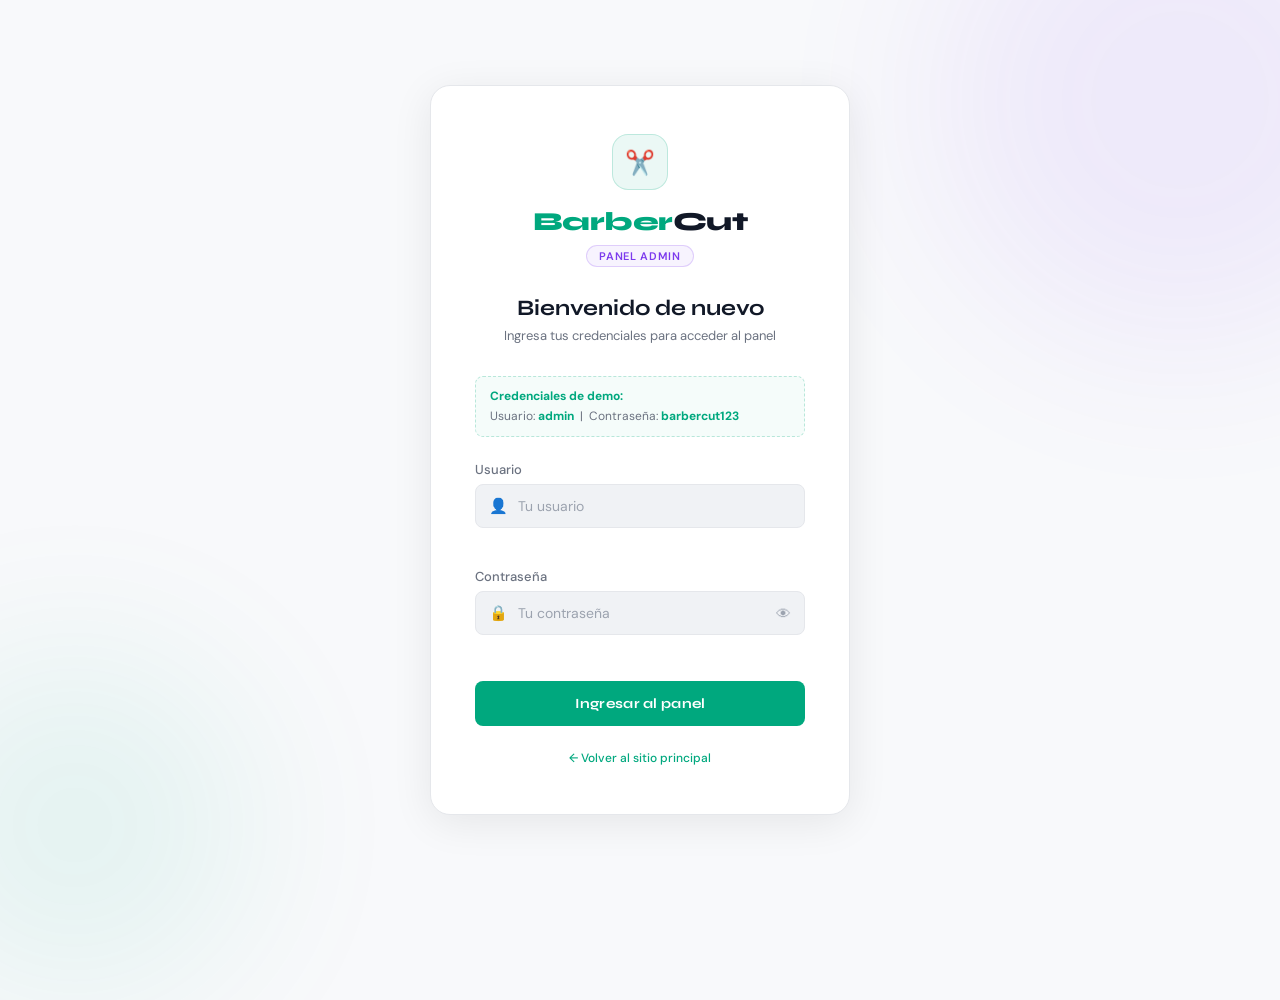
<file: frontend/login.html>
<!DOCTYPE html>
<html lang="es">
<head>
  <meta charset="UTF-8" />
  <meta name="viewport" content="width=device-width, initial-scale=1.0" />
  <meta name="description" content="BarberCut — Acceso al panel de administración" />
  <title>BarberCut — Admin Login</title>
  <link rel="preconnect" href="https://fonts.googleapis.com" />
  <link rel="preconnect" href="https://fonts.gstatic.com" crossorigin />
  <link href="https://fonts.googleapis.com/css2?family=Syne:wght@400;600;700;800&family=DM+Sans:ital,wght@0,300;0,400;0,500;1,300&display=swap" rel="stylesheet" />
  <style>
    :root {
      --bg:      #f8f9fb;
      --bg2:     #ffffff;
      --bg3:     #f0f2f5;
      --accent:  #00a87e;
      --accent2: #008f6a;
      --text:    #111827;
      --gray:    #6b7280;
      --gray2:   #9ca3af;
      --border:  #e5e7eb;
      --red:     #ef4444;
      --purple:  #7c3aed;
      --font-head: 'Syne', sans-serif;
      --font-body: 'DM Sans', sans-serif;
    }
    *, *::before, *::after { box-sizing: border-box; margin: 0; padding: 0; }
    body {
      background: var(--bg);
      color: var(--text);
      font-family: var(--font-body);
      min-height: 100vh;
      display: flex;
      align-items: center;
      justify-content: center;
      position: relative;
      overflow: hidden;
    }

    /* Fondo decorativo suave */
    .bg-circle {
      position: absolute;
      border-radius: 50%;
      filter: blur(90px);
      opacity: 0.08;
      pointer-events: none;
    }
    .bg-c1 { width: 500px; height: 500px; background: var(--purple); top: -150px; right: -150px; }
    .bg-c2 { width: 350px; height: 350px; background: var(--accent); bottom: -100px; left: -100px; }

    /* Tarjeta de login */
    .login-card {
      position: relative;
      z-index: 1;
      background: var(--bg2);
      border: 1px solid var(--border);
      border-radius: 20px;
      padding: 48px 44px;
      width: 100%;
      max-width: 420px;
      box-shadow: 0 8px 40px rgba(0,0,0,0.08);
    }

    /* Logo */
    .login-logo { text-align: center; margin-bottom: 8px; }
    .login-logo-icon {
      width: 56px; height: 56px;
      background: rgba(0,168,126,0.08);
      border: 1px solid rgba(0,168,126,0.2);
      border-radius: 16px;
      display: inline-flex;
      align-items: center;
      justify-content: center;
      font-size: 24px;
      margin-bottom: 16px;
    }
    .login-logo a {
      display: block;
      font-family: var(--font-head);
      font-size: 26px;
      font-weight: 800;
      color: var(--text);
      text-decoration: none;
      letter-spacing: -0.02em;
    }
    .login-logo a span { color: var(--accent); }
    .login-badge {
      display: inline-block;
      font-size: 11px;
      font-weight: 600;
      color: var(--purple);
      background: rgba(124,58,237,0.06);
      border: 1px solid rgba(124,58,237,0.2);
      padding: 3px 12px;
      border-radius: 20px;
      margin-top: 8px;
      letter-spacing: 0.06em;
      text-transform: uppercase;
    }

    .login-title {
      font-family: var(--font-head);
      font-size: 22px;
      font-weight: 700;
      text-align: center;
      margin: 28px 0 6px;
      color: var(--text);
    }
    .login-sub {
      font-size: 13px;
      color: var(--gray);
      text-align: center;
      margin-bottom: 32px;
    }

    /* Form */
    .form-group { display: flex; flex-direction: column; gap: 6px; margin-bottom: 18px; }
    label { font-size: 13px; font-weight: 500; color: var(--gray); }
    .input-wrap { position: relative; }
    .input-icon {
      position: absolute; left: 14px; top: 50%;
      transform: translateY(-50%); font-size: 15px; pointer-events: none;
    }
    input {
      width: 100%;
      background: var(--bg3);
      border: 1px solid var(--border);
      border-radius: 8px;
      padding: 12px 14px 12px 42px;
      color: var(--text);
      font-family: var(--font-body);
      font-size: 14px;
      transition: border-color 0.2s;
      outline: none;
    }
    input::placeholder { color: var(--gray2); }
    input:focus { border-color: var(--accent); }
    input.error { border-color: var(--red); }

    .show-pass {
      position: absolute; right: 14px; top: 50%;
      transform: translateY(-50%);
      background: none; border: none; cursor: pointer;
      color: var(--gray2); font-size: 15px; padding: 0;
      transition: color 0.2s;
    }
    .show-pass:hover { color: var(--text); }

    .form-error { font-size: 12px; color: var(--red); min-height: 16px; }

    /* Alert error */
    .alert-error {
      display: none;
      align-items: center;
      gap: 10px;
      background: rgba(239,68,68,0.06);
      border: 1px solid rgba(239,68,68,0.2);
      border-radius: 8px;
      padding: 12px 14px;
      font-size: 13px;
      color: var(--red);
      margin-bottom: 20px;
    }
    .alert-error.show { display: flex; }

    /* Botón submit */
    .btn-login {
      width: 100%;
      background: var(--accent);
      color: #ffffff;
      font-family: var(--font-head);
      font-weight: 700;
      font-size: 14px;
      padding: 14px;
      border-radius: 8px;
      border: none;
      cursor: pointer;
      transition: background 0.2s, transform 0.2s;
      margin-top: 6px;
      letter-spacing: 0.02em;
    }
    .btn-login:hover { background: var(--accent2); transform: translateY(-2px); }
    .btn-login:disabled { opacity: 0.6; cursor: not-allowed; transform: none; }

    .login-footer {
      text-align: center;
      margin-top: 24px;
      font-size: 12px;
      color: var(--gray2);
    }
    .login-footer a { color: var(--accent); text-decoration: none; font-weight: 500; }
    .login-footer a:hover { text-decoration: underline; }

    /* Hint demo */
    .demo-hint {
      background: rgba(0,168,126,0.04);
      border: 1px dashed rgba(0,168,126,0.25);
      border-radius: 8px;
      padding: 10px 14px;
      margin-bottom: 24px;
      font-size: 12px;
      color: var(--gray);
      line-height: 1.6;
    }
    .demo-hint strong { color: var(--accent); }
  </style>
</head>
<body>

  <div class="bg-circle bg-c1"></div>
  <div class="bg-circle bg-c2"></div>

  <div class="login-card">
    <div class="login-logo">
      <div class="login-logo-icon">✂️</div>
      <a href="/"><span>Barber</span>Cut</a>
      <div><span class="login-badge">Panel Admin</span></div>
    </div>

    <h2 class="login-title">Bienvenido de nuevo</h2>
    <p class="login-sub">Ingresa tus credenciales para acceder al panel</p>

    <div class="demo-hint">
      <strong>Credenciales de demo:</strong><br>
      Usuario: <strong>admin</strong> &nbsp;|&nbsp; Contraseña: <strong>barbercut123</strong>
    </div>

    <div class="alert-error" id="alertError">
      <span>⚠</span>
      <span id="alertMsg">Usuario o contraseña incorrectos.</span>
    </div>

    <form id="loginForm" novalidate>
      <div class="form-group">
        <label for="usuario">Usuario</label>
        <div class="input-wrap">
          <span class="input-icon">👤</span>
          <input type="text" id="usuario" name="usuario" placeholder="Tu usuario" autocomplete="username" />
        </div>
        <span class="form-error" id="err-usuario"></span>
      </div>

      <div class="form-group">
        <label for="password">Contraseña</label>
        <div class="input-wrap">
          <span class="input-icon">🔒</span>
          <input type="password" id="password" name="password" placeholder="Tu contraseña" autocomplete="current-password" />
          <button type="button" class="show-pass" id="togglePass" aria-label="Mostrar contraseña">👁</button>
        </div>
        <span class="form-error" id="err-password"></span>
      </div>

      <button type="submit" class="btn-login" id="btnLogin">Ingresar al panel</button>
    </form>

    <div class="login-footer">
      <a href="/">← Volver al sitio principal</a>
    </div>
  </div>

  <script>
    const togglePass = document.getElementById('togglePass');
    const passInput  = document.getElementById('password');
    togglePass.addEventListener('click', () => {
      const visible = passInput.type === 'text';
      passInput.type = visible ? 'password' : 'text';
      togglePass.textContent = visible ? '👁' : '🙈';
    });

    const loginForm  = document.getElementById('loginForm');
    const alertError = document.getElementById('alertError');
    const alertMsg   = document.getElementById('alertMsg');
    const btnLogin   = document.getElementById('btnLogin');

    function setError(id, msg) { document.getElementById(id).textContent = msg; }
    function clearErrors() {
      ['err-usuario','err-password'].forEach(id => document.getElementById(id).textContent = '');
      alertError.classList.remove('show');
    }

    loginForm.addEventListener('submit', async function(e) {
      e.preventDefault();
      clearErrors();
      const usuario  = document.getElementById('usuario');
      const password = document.getElementById('password');
      let valido = true;
      if (!usuario.value.trim()) { setError('err-usuario', 'El usuario es obligatorio.'); usuario.classList.add('error'); valido = false; }
      if (!password.value)       { setError('err-password', 'La contraseña es obligatoria.'); password.classList.add('error'); valido = false; }
      if (!valido) return;

      btnLogin.disabled = true;
      btnLogin.textContent = 'Verificando...';

      try {
        const res = await fetch('/admin/login', {
          method: 'POST',
          headers: { 'Content-Type': 'application/json' },
          body: JSON.stringify({ usuario: usuario.value.trim(), password: password.value })
        });
        const data = await res.json();
        if (data.ok) {
          btnLogin.textContent = '✓ Acceso concedido';
          window.location.href = '/admin/dashboard';
        } else {
          alertMsg.textContent = data.detail || 'Usuario o contraseña incorrectos.';
          alertError.classList.add('show');
          btnLogin.disabled = false;
          btnLogin.textContent = 'Ingresar al panel';
        }
      } catch {
        alertMsg.textContent = 'No se pudo conectar al servidor.';
        alertError.classList.add('show');
        btnLogin.disabled = false;
        btnLogin.textContent = 'Ingresar al panel';
      }
    });

    ['usuario','password'].forEach(id => {
      document.getElementById(id).addEventListener('input', function() {
        this.classList.remove('error');
        document.getElementById('err-' + id).textContent = '';
        alertError.classList.remove('show');
      });
    });
  </script>
</body>
</html>
</file>
<file: frontend/css/style.css>
/* ═══════════════════════════════════════
   VARIABLES & RESET
═══════════════════════════════════════ */
:root {
  --bg:        #ffffff;
  --bg2:       #f8f9fb;
  --bg3:       #f0f2f5;
  --bg4:       #e8f5f0;
  --accent:    #00a87e;
  --accent2:   #008f6a;
  --white:     #ffffff;
  --gray:      #6b7280;
  --gray2:     #9ca3af;
  --border:    #e5e7eb;
  --text:      #111827;
  --text2:     #374151;
  --red:       #ef4444;
  --font-head: 'Syne', sans-serif;
  --font-body: 'DM Sans', sans-serif;
  --radius:    12px;
  --radius-lg: 20px;
  --transition: 0.25s ease;
}

*, *::before, *::after { box-sizing: border-box; margin: 0; padding: 0; }

html { scroll-behavior: smooth; }

body {
  background: var(--bg);
  color: var(--text);
  font-family: var(--font-body);
  font-size: 16px;
  line-height: 1.6;
  overflow-x: hidden;
}

img { max-width: 100%; display: block; }
a  { text-decoration: none; color: inherit; }
ul { list-style: none; }

.container {
  max-width: 1100px;
  margin: 0 auto;
  padding: 0 24px;
}

/* ═══════════════════════════════════════
   BUTTONS
═══════════════════════════════════════ */
.btn-primary {
  display: inline-block;
  background: var(--accent);
  color: #ffffff;
  font-family: var(--font-head);
  font-weight: 700;
  font-size: 14px;
  padding: 14px 28px;
  border-radius: 8px;
  border: none;
  cursor: pointer;
  transition: background var(--transition), transform var(--transition);
  letter-spacing: 0.02em;
}
.btn-primary:hover { background: var(--accent2); transform: translateY(-2px); }

.btn-ghost {
  display: inline-block;
  background: transparent;
  color: var(--text);
  font-family: var(--font-head);
  font-weight: 600;
  font-size: 14px;
  padding: 13px 28px;
  border-radius: 8px;
  border: 1px solid var(--border);
  cursor: pointer;
  transition: border-color var(--transition), color var(--transition), transform var(--transition);
  letter-spacing: 0.02em;
}
.btn-ghost:hover { border-color: var(--accent); color: var(--accent); transform: translateY(-2px); }

.btn-full { width: 100%; text-align: center; }

/* ═══════════════════════════════════════
   NAVBAR
═══════════════════════════════════════ */
.navbar {
  position: fixed;
  top: 0; left: 0; right: 0;
  z-index: 100;
  display: flex;
  align-items: center;
  justify-content: space-between;
  padding: 20px 40px;
  transition: background var(--transition), padding var(--transition), box-shadow var(--transition);
}
.navbar.scrolled {
  background: rgba(255,255,255,0.95);
  backdrop-filter: blur(12px);
  padding: 14px 40px;
  border-bottom: 1px solid var(--border);
  box-shadow: 0 2px 12px rgba(0,0,0,0.06);
}
.nav-logo {
  font-family: var(--font-head);
  font-size: 22px;
  font-weight: 800;
  color: var(--text);
  letter-spacing: -0.02em;
}
.nav-logo span { color: var(--accent); }

.nav-links {
  display: flex;
  align-items: center;
  gap: 32px;
}
.nav-links a {
  font-size: 14px;
  color: var(--gray);
  font-weight: 500;
  transition: color var(--transition);
}
.nav-links a:hover { color: var(--text); }
.btn-nav {
  background: var(--accent) !important;
  color: #ffffff !important;
  font-family: var(--font-head);
  font-weight: 700 !important;
  font-size: 13px !important;
  padding: 10px 20px;
  border-radius: 8px;
}
.btn-nav:hover { background: var(--accent2) !important; color: #ffffff !important; }

.hamburger {
  display: none;
  flex-direction: column;
  gap: 5px;
  background: none;
  border: none;
  cursor: pointer;
  padding: 4px;
}
.hamburger span {
  display: block;
  width: 24px;
  height: 2px;
  background: var(--text);
  border-radius: 2px;
  transition: var(--transition);
}

/* ═══════════════════════════════════════
   SECTION SHARED
═══════════════════════════════════════ */
.section-header { text-align: center; margin-bottom: 60px; }
.section-tag {
  display: inline-block;
  font-size: 12px;
  font-weight: 600;
  color: var(--accent);
  letter-spacing: 0.12em;
  text-transform: uppercase;
  margin-bottom: 16px;
}
.section-header h2 {
  font-family: var(--font-head);
  font-size: clamp(28px, 4vw, 44px);
  font-weight: 800;
  line-height: 1.15;
  margin-bottom: 16px;
  color: var(--text);
}
.section-header h2 em { color: var(--accent); font-style: normal; }
.section-sub { font-size: 16px; color: var(--gray); max-width: 520px; margin: 0 auto; }

/* ═══════════════════════════════════════
   HERO
═══════════════════════════════════════ */
.hero {
  min-height: 100vh;
  display: flex;
  align-items: center;
  padding: 120px 40px 80px;
  position: relative;
  overflow: hidden;
  gap: 60px;
  max-width: 1200px;
  margin: 0 auto;
}

.hero-bg { position: absolute; inset: 0; pointer-events: none; z-index: 0; }
.hero-circle {
  position: absolute;
  border-radius: 50%;
  filter: blur(80px);
  opacity: 0.12;
}
.c1 { width: 600px; height: 600px; background: var(--accent); top: -200px; right: -100px; }
.c2 { width: 400px; height: 400px; background: #7b68ee; bottom: -100px; left: -100px; }
.hero-grain {
  position: absolute; inset: 0;
  background-image: url("data:image/svg+xml,%3Csvg viewBox='0 0 256 256' xmlns='http://www.w3.org/2000/svg'%3E%3Cfilter id='noise'%3E%3CfeTurbulence type='fractalNoise' baseFrequency='0.9' numOctaves='4' stitchTiles='stitch'/%3E%3C/filter%3E%3Crect width='100%25' height='100%25' filter='url(%23noise)' opacity='0.04'/%3E%3C/svg%3E");
  opacity: 0.3;
}

.hero-content { position: relative; z-index: 1; flex: 1; max-width: 560px; }
.hero-badge {
  display: inline-block;
  font-size: 12px;
  color: var(--accent);
  border: 1px solid rgba(0,168,126,0.3);
  padding: 6px 14px;
  border-radius: 20px;
  margin-bottom: 28px;
  letter-spacing: 0.05em;
  background: rgba(0,168,126,0.06);
}
.hero-title {
  font-family: var(--font-head);
  font-size: clamp(40px, 6vw, 72px);
  font-weight: 800;
  line-height: 1.05;
  margin-bottom: 24px;
  letter-spacing: -0.02em;
  color: var(--text);
}
.hero-title em { color: var(--accent); font-style: normal; }
.hero-sub { font-size: 17px; color: var(--gray); max-width: 440px; margin-bottom: 36px; line-height: 1.7; }
.hero-btns { display: flex; gap: 14px; margin-bottom: 52px; flex-wrap: wrap; }

.hero-stats { display: flex; align-items: center; gap: 28px; }
.stat { display: flex; flex-direction: column; }
.stat-num { font-family: var(--font-head); font-size: 22px; font-weight: 800; color: var(--text); }
.stat-label { font-size: 12px; color: var(--gray2); }
.stat-divider { width: 1px; height: 36px; background: var(--border); }

/* Phone mockup */
.hero-visual { position: relative; z-index: 1; flex-shrink: 0; }
.phone-mockup {
  width: 240px;
  background: var(--bg2);
  border-radius: 32px;
  border: 1.5px solid var(--border);
  padding: 10px;
  box-shadow: 0 24px 60px rgba(0,0,0,0.10), 0 0 0 1px rgba(0,0,0,0.04);
}
.phone-notch {
  width: 60px; height: 6px;
  background: var(--border);
  border-radius: 3px;
  margin: 0 auto 14px;
}
.phone-screen { padding: 0 8px 8px; }
.app-header { display: flex; justify-content: space-between; align-items: center; margin-bottom: 16px; }
.app-logo { font-family: var(--font-head); font-size: 14px; font-weight: 800; color: var(--accent); }
.app-bell { font-size: 14px; }
.app-greeting { font-family: var(--font-head); font-size: 13px; font-weight: 700; margin-bottom: 12px; color: var(--text); }
.app-sub-text { font-size: 10px; color: var(--gray2); margin-bottom: 8px; font-weight: 500; letter-spacing: 0.05em; text-transform: uppercase; }
.app-card {
  background: var(--bg3);
  border-radius: 10px;
  padding: 12px;
  margin-bottom: 4px;
  border: 1px solid var(--border);
}
.app-card-top { display: flex; align-items: center; gap: 8px; margin-bottom: 10px; }
.app-avatar {
  width: 32px; height: 32px; border-radius: 50%;
  background: rgba(0,168,126,0.15);
  color: var(--accent);
  font-size: 10px; font-weight: 800;
  display: flex; align-items: center; justify-content: center;
  flex-shrink: 0;
}
.app-barber  { font-size: 12px; font-weight: 700; color: var(--text); }
.app-service { font-size: 10px; color: var(--gray); }
.app-status  {
  margin-left: auto;
  font-size: 9px; font-weight: 700;
  background: rgba(0,168,126,0.12);
  color: var(--accent);
  padding: 3px 8px; border-radius: 10px;
}
.app-card-bottom {
  display: flex; justify-content: space-between;
  font-size: 10px; color: var(--gray2);
}
.app-barbers { display: flex; gap: 6px; margin-top: 6px; }
.barber-chip {
  width: 30px; height: 30px; border-radius: 50%;
  background: var(--bg3);
  border: 1px solid var(--border);
  display: flex; align-items: center; justify-content: center;
  font-size: 9px; font-weight: 700; color: var(--gray);
}
.active-chip {
  background: rgba(0,168,126,0.15);
  border-color: var(--accent);
  color: var(--accent);
}

/* ═══════════════════════════════════════
   SERVICIOS / FEATURES
═══════════════════════════════════════ */
.servicios { padding: 100px 0; background: var(--bg2); }

.features-grid {
  display: grid;
  grid-template-columns: repeat(3, 1fr);
  gap: 20px;
}
.feature-card {
  background: var(--bg);
  border: 1px solid var(--border);
  border-radius: var(--radius);
  padding: 28px;
  transition: border-color var(--transition), transform var(--transition), box-shadow var(--transition);
}
.feature-card:hover {
  border-color: var(--accent);
  transform: translateY(-4px);
  box-shadow: 0 8px 24px rgba(0,168,126,0.08);
}

.fc-large {
  grid-column: span 2;
  background: var(--bg4);
  border-color: rgba(0,168,126,0.2);
}
.fc-accent { background: var(--bg4); border-color: rgba(0,168,126,0.2); }

.fc-icon { font-size: 28px; margin-bottom: 16px; }
.feature-card h3 { font-family: var(--font-head); font-size: 17px; font-weight: 700; margin-bottom: 10px; color: var(--text); }
.feature-card p  { font-size: 14px; color: var(--gray); line-height: 1.6; }

.fc-steps { display: flex; align-items: center; gap: 10px; margin-top: 20px; flex-wrap: wrap; }
.step { font-size: 12px; font-weight: 600; background: rgba(0,168,126,0.1); color: var(--accent); padding: 5px 12px; border-radius: 20px; }
.step-arrow { color: var(--gray2); font-size: 14px; }

/* ═══════════════════════════════════════
   RESERVAS
═══════════════════════════════════════ */
.reservas { padding: 100px 0; }
.reservas-layout {
  display: grid;
  grid-template-columns: 1fr 1.2fr;
  gap: 64px;
  align-items: start;
}
.reservas-info .section-tag { display: block; margin-bottom: 16px; }
.reservas-info h2 {
  font-family: var(--font-head);
  font-size: clamp(28px, 3.5vw, 40px);
  font-weight: 800;
  line-height: 1.15;
  margin-bottom: 20px;
  color: var(--text);
}
.reservas-info h2 em { color: var(--accent); font-style: normal; }
.reservas-info p { color: var(--gray); font-size: 15px; margin-bottom: 28px; line-height: 1.7; }
.reservas-list { display: flex; flex-direction: column; gap: 12px; }
.reservas-list li { font-size: 14px; color: var(--gray); }
.reservas-list li::first-letter { color: var(--accent); }

/* Form */
.reservas-form-wrap { position: relative; }
.reservas-form, .contacto-form {
  background: var(--bg);
  border: 1px solid var(--border);
  border-radius: var(--radius-lg);
  padding: 36px;
  box-shadow: 0 4px 20px rgba(0,0,0,0.05);
}
.reservas-form h3 {
  font-family: var(--font-head);
  font-size: 20px;
  font-weight: 700;
  margin-bottom: 28px;
  color: var(--text);
}

.form-group { display: flex; flex-direction: column; gap: 6px; margin-bottom: 18px; }
.form-row { display: grid; grid-template-columns: 1fr 1fr; gap: 14px; }

label { font-size: 13px; font-weight: 500; color: var(--gray); }

input, select, textarea {
  background: var(--bg2);
  border: 1px solid var(--border);
  border-radius: 8px;
  padding: 12px 14px;
  color: var(--text);
  font-family: var(--font-body);
  font-size: 14px;
  transition: border-color var(--transition);
  outline: none;
  width: 100%;
}
input::placeholder, textarea::placeholder { color: var(--gray2); }
input:focus, select:focus, textarea:focus { border-color: var(--accent); }
select option { background: var(--bg); color: var(--text); }
textarea { resize: vertical; min-height: 100px; }

.form-error { font-size: 12px; color: var(--red); min-height: 16px; }
input.error, select.error, textarea.error { border-color: var(--red); }

.form-success {
  display: none;
  flex-direction: column;
  align-items: center;
  justify-content: center;
  text-align: center;
  padding: 48px 36px;
  background: var(--bg);
  border: 1px solid rgba(0,168,126,0.3);
  border-radius: var(--radius-lg);
  gap: 12px;
}
.form-success.show { display: flex; }
.success-icon {
  width: 60px; height: 60px;
  border-radius: 50%;
  background: rgba(0,168,126,0.1);
  color: var(--accent);
  font-size: 24px;
  display: flex; align-items: center; justify-content: center;
  border: 2px solid var(--accent);
}
.form-success h3 { font-family: var(--font-head); font-size: 22px; font-weight: 700; color: var(--text); }
.form-success p  { color: var(--gray); font-size: 14px; }

.contact-success {
  display: none;
  align-items: center;
  gap: 8px;
  margin-top: 14px;
  padding: 12px 16px;
  background: rgba(0,168,126,0.08);
  border: 1px solid rgba(0,168,126,0.25);
  border-radius: 8px;
  color: var(--accent);
  font-size: 14px;
  font-weight: 500;
}
.contact-success.show { display: flex; }


/* ═══════════════════════════════════════
   NOSOTROS / EQUIPO
═══════════════════════════════════════ */
.nosotros { padding: 100px 0; background: var(--bg); }

.nosotros-layout {
  display: grid;
  grid-template-columns: 1fr 1fr;
  gap: 64px;
  align-items: start;
}

/* Misión / valores */
.mision-grid {
  display: grid;
  grid-template-columns: 1fr 1fr;
  gap: 16px;
}
.mision-card {
  background: var(--bg2);
  border: 1px solid var(--border);
  border-radius: var(--radius);
  padding: 24px;
  transition: border-color var(--transition), transform var(--transition);
}
.mision-card:hover {
  border-color: var(--accent);
  transform: translateY(-3px);
}
.mision-highlight {
  background: var(--bg4);
  border-color: rgba(0,168,126,0.25);
}
.mision-icon { font-size: 24px; margin-bottom: 12px; }
.mision-card h3 {
  font-family: var(--font-head);
  font-size: 15px;
  font-weight: 700;
  color: var(--text);
  margin-bottom: 8px;
}
.mision-card p {
  font-size: 13px;
  color: var(--gray);
  line-height: 1.6;
}
.mision-card strong { color: var(--accent); font-weight: 600; }

/* Equipo */
.equipo-section { display: flex; flex-direction: column; gap: 24px; }
.equipo-titulo {
  font-family: var(--font-head);
  font-size: 18px;
  font-weight: 700;
  color: var(--text);
}

.equipo-grid {
  display: grid;
  grid-template-columns: 1fr 1fr;
  gap: 16px;
}

.team-card {
  background: var(--bg2);
  border: 1px solid var(--border);
  border-radius: var(--radius-lg);
  padding: 24px;
  display: flex;
  flex-direction: column;
  align-items: center;
  text-align: center;
  gap: 10px;
  transition: border-color var(--transition), box-shadow var(--transition), transform var(--transition);
}
.team-card:hover {
  border-color: var(--accent);
  box-shadow: 0 8px 24px rgba(0,168,126,0.08);
  transform: translateY(-4px);
}

.team-avatar {
  width: 72px; height: 72px;
  border-radius: 50%;
  background: rgba(0,168,126,0.12);
  border: 2px solid rgba(0,168,126,0.3);
  display: flex; align-items: center; justify-content: center;
  flex-shrink: 0;
}
.team-avatar-2 {
  background: rgba(123,104,238,0.12);
  border-color: rgba(123,104,238,0.3);
}
.team-initials {
  font-family: var(--font-head);
  font-size: 20px;
  font-weight: 800;
  color: var(--accent);
}
.team-avatar-2 .team-initials { color: #7b68ee; }

.team-name {
  font-family: var(--font-head);
  font-size: 15px;
  font-weight: 700;
  color: var(--text);
}
.team-role {
  font-size: 12px;
  font-weight: 600;
  color: var(--accent);
  letter-spacing: 0.06em;
  text-transform: uppercase;
}
.team-bio {
  font-size: 13px;
  color: var(--gray);
  line-height: 1.5;
}
.team-tags {
  display: flex;
  flex-wrap: wrap;
  gap: 6px;
  justify-content: center;
  margin-top: 4px;
}
.tag {
  font-size: 11px;
  font-weight: 600;
  background: rgba(0,168,126,0.1);
  color: var(--accent);
  padding: 3px 10px;
  border-radius: 20px;
  border: 1px solid rgba(0,168,126,0.2);
}

/* Uni badge */
.uni-badge {
  display: flex;
  align-items: center;
  gap: 14px;
  background: var(--bg2);
  border: 1px solid var(--border);
  border-radius: var(--radius);
  padding: 16px 20px;
}
.uni-icon { font-size: 28px; flex-shrink: 0; }
.uni-name {
  font-family: var(--font-head);
  font-size: 14px;
  font-weight: 700;
  color: var(--text);
}
.uni-sub { font-size: 12px; color: var(--gray2); margin-top: 2px; }

/* Responsive nosotros */
@media (max-width: 900px) {
  .nosotros-layout { grid-template-columns: 1fr; gap: 40px; }
  .equipo-grid { grid-template-columns: 1fr 1fr; }
}
@media (max-width: 560px) {
  .mision-grid { grid-template-columns: 1fr; }
  .equipo-grid { grid-template-columns: 1fr; }
}
/* ═══════════════════════════════════════
   PRECIOS
═══════════════════════════════════════ */
.precios { padding: 100px 0; background: var(--bg2); }

.planes-grid {
  display: grid;
  grid-template-columns: repeat(3, 1fr);
  gap: 20px;
  align-items: start;
}
.plan-card {
  background: var(--bg);
  border: 1px solid var(--border);
  border-radius: var(--radius-lg);
  padding: 32px;
  position: relative;
  transition: transform var(--transition), border-color var(--transition), box-shadow var(--transition);
}
.plan-card:hover {
  transform: translateY(-6px);
  box-shadow: 0 12px 32px rgba(0,0,0,0.08);
}
.plan-popular {
  border-color: var(--accent);
  background: var(--bg4);
  transform: scale(1.03);
  box-shadow: 0 8px 32px rgba(0,168,126,0.12);
}
.plan-popular:hover { transform: scale(1.03) translateY(-6px); }
.plan-badge {
  position: absolute;
  top: -14px; left: 50%;
  transform: translateX(-50%);
  background: var(--accent);
  color: #ffffff;
  font-family: var(--font-head);
  font-size: 11px;
  font-weight: 700;
  padding: 4px 16px;
  border-radius: 20px;
  white-space: nowrap;
}
.plan-header { margin-bottom: 28px; }
.plan-name { font-family: var(--font-head); font-size: 14px; font-weight: 700; color: var(--accent); letter-spacing: 0.08em; text-transform: uppercase; display: block; margin-bottom: 12px; }
.plan-price { display: flex; align-items: baseline; gap: 4px; margin-bottom: 12px; }
.plan-num { font-family: var(--font-head); font-size: 32px; font-weight: 800; color: var(--text); }
.plan-period { font-size: 13px; color: var(--gray); }
.plan-desc { font-size: 13px; color: var(--gray); line-height: 1.5; }

.plan-features { display: flex; flex-direction: column; gap: 12px; margin-bottom: 28px; }
.plan-features li { font-size: 13px; display: flex; align-items: center; gap: 10px; color: var(--text2); }
.feat-ok { color: var(--accent); font-weight: 700; }
.feat-no { color: var(--gray2); }

/* ═══════════════════════════════════════
   CONTACTO
═══════════════════════════════════════ */
.contacto { padding: 100px 0; }
.contacto-layout {
  display: grid;
  grid-template-columns: 1fr 1.2fr;
  gap: 64px;
  align-items: start;
}
.contacto-info .section-tag { display: block; margin-bottom: 16px; }
.contacto-info h2 {
  font-family: var(--font-head);
  font-size: clamp(28px, 3.5vw, 40px);
  font-weight: 800;
  line-height: 1.15;
  margin-bottom: 20px;
  color: var(--text);
}
.contacto-info h2 em { color: var(--accent); font-style: normal; }
.contacto-info p { color: var(--gray); font-size: 15px; margin-bottom: 32px; line-height: 1.7; }
.contact-items { display: flex; flex-direction: column; gap: 16px; margin-bottom: 32px; }
.contact-item { display: flex; align-items: center; gap: 12px; font-size: 14px; color: var(--gray); }
.c-icon { font-size: 18px; }
.social-links { display: flex; gap: 12px; }
.social-btn {
  display: flex; align-items: center; gap: 8px;
  font-size: 13px; font-weight: 500;
  padding: 10px 18px;
  border: 1px solid var(--border);
  border-radius: 8px;
  color: var(--gray);
  transition: border-color var(--transition), color var(--transition);
}
.social-btn:hover { border-color: var(--accent); color: var(--accent); }

/* ═══════════════════════════════════════
   FOOTER
═══════════════════════════════════════ */
.footer {
  background: var(--bg2);
  border-top: 1px solid var(--border);
  padding: 28px 0;
}
.footer-inner {
  display: flex;
  align-items: center;
  justify-content: space-between;
  flex-wrap: wrap;
  gap: 16px;
}
.footer-copy { font-size: 13px; color: var(--gray2); }
.footer-links { display: flex; gap: 24px; }
.footer-links a { font-size: 13px; color: var(--gray2); transition: color var(--transition); }
.footer-links a:hover { color: var(--accent); }


/* ═══════════════════════════════════════
   TARJETAS FLOTANTES MÓVIL — base (ocultas en desktop)
═══════════════════════════════════════ */
.hero-cards-mobile { display: none; }
.planes-wrapper-mobile { width: 100%; }
.planes-scroll-hint { display: none; }

/* ═══════════════════════════════════════
   RESPONSIVE — TABLET
═══════════════════════════════════════ */
@media (max-width: 900px) {
  .navbar { padding: 18px 24px; }
  .navbar.scrolled { padding: 12px 24px; }
  .nav-links { display: none; flex-direction: column; position: fixed; top: 0; left: 0; right: 0; bottom: 0; background: var(--bg); align-items: center; justify-content: center; gap: 28px; z-index: 99; }
  .nav-links.open { display: flex; }
  .nav-links a { font-size: 20px; color: var(--text); }
  .hamburger { display: flex; z-index: 100; }
  .hero { flex-direction: column; padding: 100px 24px 60px; text-align: center; gap: 40px; }
  .hero-btns { justify-content: center; }
  .hero-stats { justify-content: center; }
  .hero-visual { display: none; }
  .features-grid { grid-template-columns: 1fr; }
  .fc-large { grid-column: span 1; }
  .reservas-layout, .contacto-layout { grid-template-columns: 1fr; gap: 40px; }
  .planes-grid { grid-template-columns: 1fr; }
  .plan-popular { transform: none; }
  .plan-popular:hover { transform: translateY(-6px); }
  .footer-inner { flex-direction: column; text-align: center; }
}

/* ═══════════════════════════════════════
   RESPONSIVE — MÓVIL (opción 3: tarjetas flotantes)
═══════════════════════════════════════ */
@media (max-width: 560px) {

  /* ── Mostrar tarjetas flotantes en móvil ── */
  .hero-cards-mobile { display: flex; flex-direction: column; }
  .planes-scroll-hint { display: block; }

  /* ── Navbar ── */
  .navbar { padding: 14px 16px; }
  .navbar.scrolled { padding: 10px 16px; }
  .nav-logo { font-size: 19px; }

  /* ── Hero: fondo verde claro con tarjetas flotantes ── */
  .hero {
    flex-direction: column;
    padding: 80px 0 0;
    text-align: center;
    gap: 0;
    background: linear-gradient(160deg, #e8f5f0 0%, #f0faf5 60%, #f8f9fb 100%);
    min-height: auto;
    overflow: visible;
  }

  /* Ocultar elementos decorativos del hero en móvil */
  .hero-bg, .hero-visual { display: none; }

  .hero-content {
    padding: 0 20px 28px;
    max-width: 100%;
    position: relative;
    z-index: 1;
  }

  .hero-badge {
    font-size: 10px;
    padding: 5px 12px;
    margin-bottom: 16px;
  }

  .hero-title {
    font-size: 34px;
    margin-bottom: 14px;
    letter-spacing: -0.03em;
  }

  .hero-sub {
    font-size: 14px;
    margin-bottom: 22px;
    color: var(--gray);
    max-width: 100%;
  }

  .hero-btns {
    flex-direction: column;
    gap: 10px;
    margin-bottom: 24px;
  }

  .hero-btns .btn-primary,
  .hero-btns .btn-ghost {
    width: 100%;
    text-align: center;
    padding: 14px;
    font-size: 15px;
    border-radius: 12px;
  }

  /* Stats horizontales compactos */
  .hero-stats {
    justify-content: center;
    gap: 0;
    margin-bottom: 0;
    padding: 16px 20px;
    background: rgba(255,255,255,0.7);
    border-radius: 14px;
    border: 1px solid rgba(0,168,126,0.15);
  }

  .stat { flex: 1; text-align: center; }
  .stat-num { font-size: 18px; }
  .stat-label { font-size: 9px; }
  .stat-divider { width: 1px; height: 32px; }

  /* ── Tarjetas flotantes: se superponen al hero ── */
  .hero-cards-mobile {
    display: flex;
    flex-direction: column;
    gap: 10px;
    padding: 0 16px;
    margin-top: -8px;
    position: relative;
    z-index: 2;
  }

  .hcm-card {
    background: #fff;
    border-radius: 16px;
    padding: 14px 16px;
    border: 1px solid #e5e7eb;
    box-shadow: 0 4px 16px rgba(0,0,0,0.07);
    display: flex;
    align-items: center;
    gap: 12px;
  }

  .hcm-icon {
    font-size: 22px;
    flex-shrink: 0;
    width: 40px;
    height: 40px;
    background: var(--bg4);
    border-radius: 10px;
    display: flex;
    align-items: center;
    justify-content: center;
  }

  .hcm-title {
    font-family: var(--font-head);
    font-size: 13px;
    font-weight: 700;
    color: var(--text);
    margin-bottom: 2px;
  }

  .hcm-sub {
    font-size: 11px;
    color: var(--gray);
  }

  .hcm-val {
    margin-left: auto;
    font-family: var(--font-head);
    font-size: 13px;
    font-weight: 700;
    color: var(--accent);
    white-space: nowrap;
  }

  /* ── Secciones: padding reducido en móvil ── */
  .servicios,
  .nosotros,
  .precios,
  .contacto { padding: 56px 0; }

  .section-header { margin-bottom: 32px; }
  .section-header h2 { font-size: 26px; }
  .section-sub { font-size: 14px; }

  /* ── Features: una columna, padding reducido ── */
  .features-grid { grid-template-columns: 1fr; gap: 12px; }
  .fc-large { grid-column: span 1; }
  .feature-card { padding: 20px; }
  .feature-card h3 { font-size: 15px; }
  .fc-steps { flex-wrap: wrap; gap: 6px; }
  .step { font-size: 11px; }

  /* ── Nosotros ── */
  .nosotros-layout { grid-template-columns: 1fr; gap: 28px; }
  .mision-grid { grid-template-columns: 1fr 1fr; gap: 10px; }
  .mision-card { padding: 16px; }
  .mision-card h3 { font-size: 13px; }
  .mision-card p { font-size: 12px; }
  .equipo-grid { grid-template-columns: 1fr; gap: 12px; }
  .team-card { padding: 20px; }

  /* ── Precios: scroll horizontal elegante ── */
  .planes-wrapper-mobile {
    overflow-x: auto;
    -webkit-overflow-scrolling: touch;
    padding: 4px 16px 16px;
    margin: 0 -24px;
    scrollbar-width: none;
  }
  .planes-wrapper-mobile::-webkit-scrollbar { display: none; }

  .planes-grid {
    display: flex;
    flex-direction: row;
    gap: 14px;
    width: max-content;
    padding: 0;
  }

  .plan-card {
    width: 240px;
    flex-shrink: 0;
    padding: 24px 20px;
  }

  .plan-popular { transform: none; box-shadow: 0 4px 20px rgba(0,168,126,0.15); }
  .plan-popular:hover { transform: translateY(-4px); }

  /* Indicador de scroll */
  .planes-scroll-hint {
    text-align: center;
    font-size: 11px;
    color: var(--gray2);
    margin-top: 8px;
    letter-spacing: 0.05em;
  }

  /* ── Formulario ── */
  .form-row { grid-template-columns: 1fr; }
  .reservas-form, .contacto-form { padding: 24px 20px; border-radius: 16px; }
  .reservas-form h3 { font-size: 17px; }

  /* ── Contacto ── */
  .contacto-layout { grid-template-columns: 1fr; gap: 32px; }
  .social-links { flex-wrap: wrap; }

  /* ── Footer ── */
  .footer-inner { flex-direction: column; text-align: center; gap: 12px; }
  .footer-links { flex-wrap: wrap; justify-content: center; gap: 12px 16px; }
  .footer-links a { font-size: 12px; }
}
</file>
